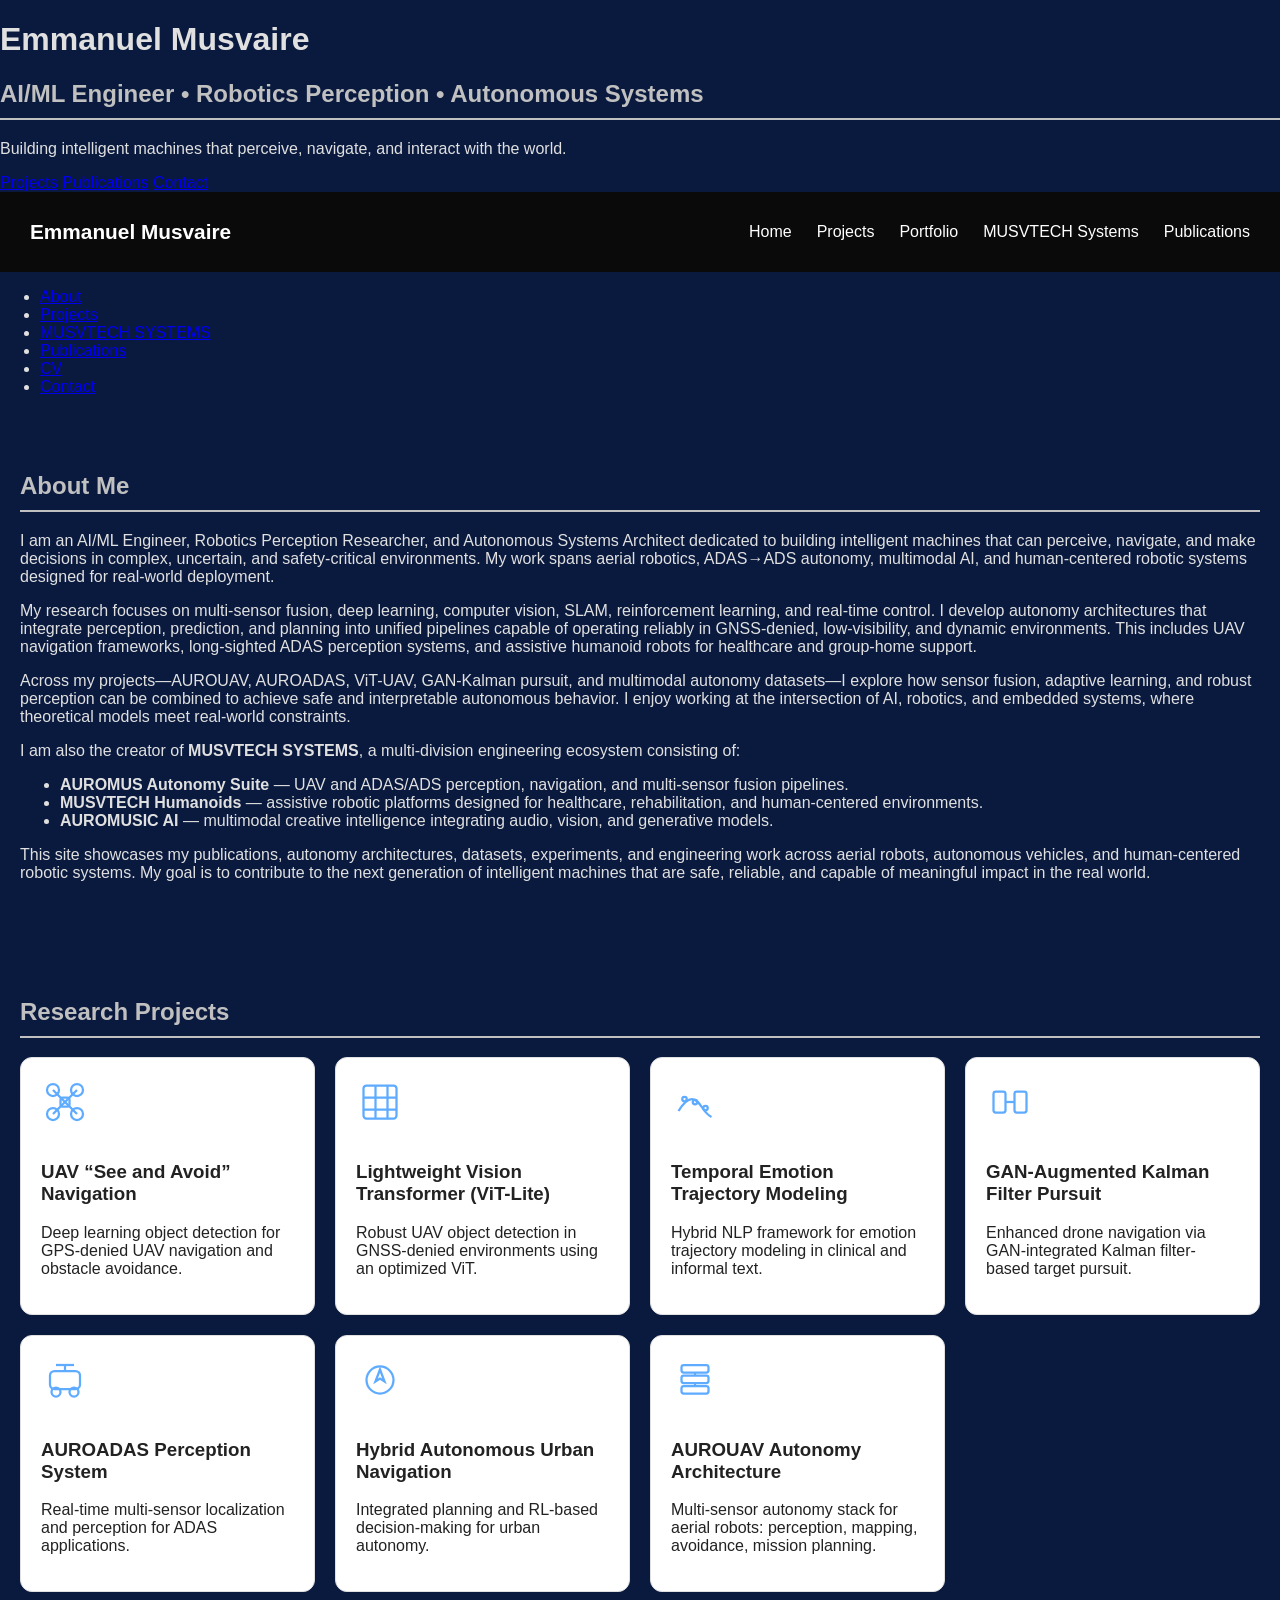
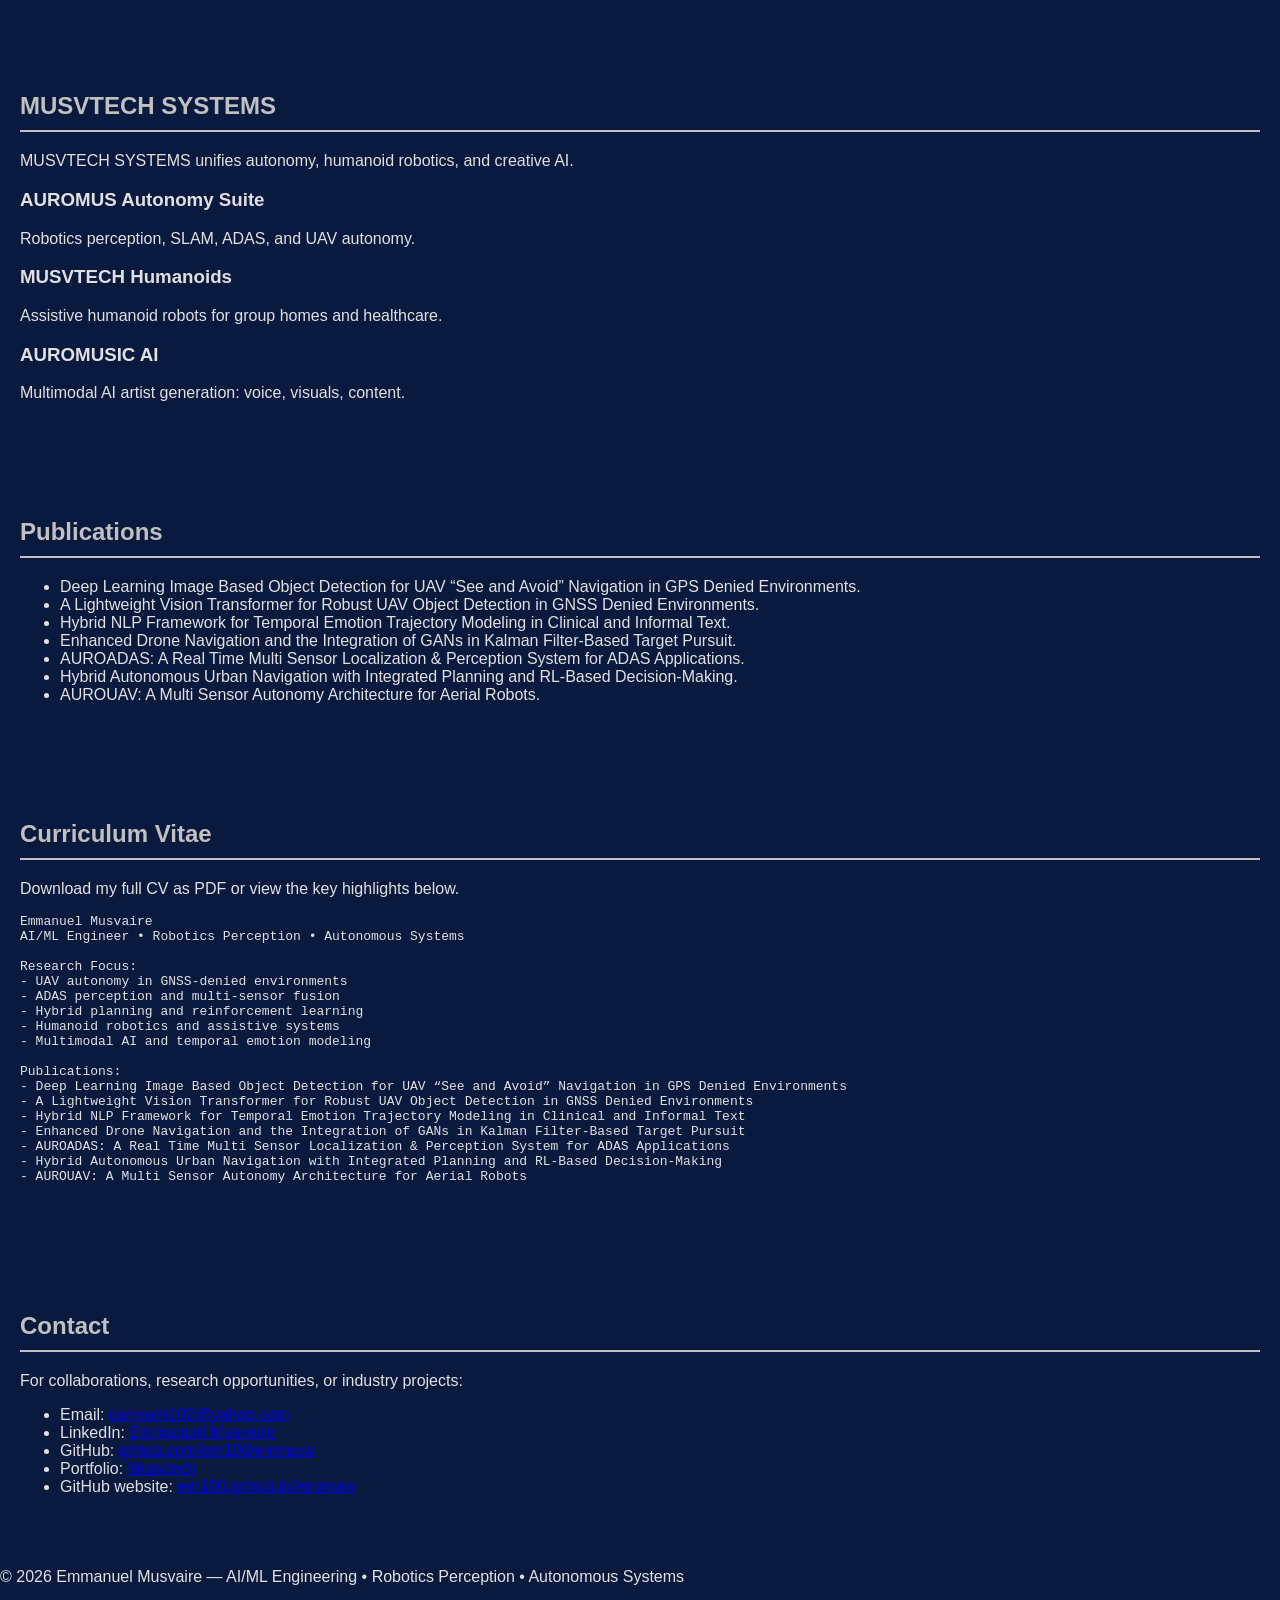
<file: index.html>
<!DOCTYPE html>
<html lang="en">
<head>
  <meta charset="UTF-8" />
  <title>Emmanuel Musvaire | AI/ML & Robotics</title>
  <meta name="viewport" content="width=device-width, initial-scale=1" />
  <meta name="description" content="AI/ML Engineer, Robotics Perception, Autonomous Systems Researcher." />
  <link rel="stylesheet" href="styles.css" />
</head>
<body>
  <header id="hero">
    <div class="hero-content">
      <h1>Emmanuel Musvaire</h1>
      <h2>AI/ML Engineer • Robotics Perception • Autonomous Systems</h2>
      <p>Building intelligent machines that perceive, navigate, and interact with the world.</p>
      <div class="hero-buttons">
        <a href="#projects" class="btn">Projects</a>
        <a href="#publications" class="btn">Publications</a>
        <a href="#contact" class="btn btn-outline">Contact</a>
      </div>
    </div>
  </header>

<nav class="navbar">
  <div class="nav-brand">Emmanuel Musvaire</div>
  <ul class="nav-links">
    <li><a href="index.html">Home</a></li>
    <li><a href="#projects">Projects</a></li>
    <li><a href="portfolio/uav-see-and-avoid.html">Portfolio</a></li>
    <li><a href="musvtech-systems.html">MUSVTECH Systems</a></li>
    <li><a href="#publications">Publications</a></li>
  </ul>
</nav>


  <nav id="main-nav">
    <ul>
      <li><a href="#about">About</a></li>
      <li><a href="#projects">Projects</a></li>
      <li><a href="#musvtech">MUSVTECH SYSTEMS</a></li>
      <li><a href="#publications">Publications</a></li>
      <li><a href="#cv">CV</a></li>
      <li><a href="#contact">Contact</a></li>
    </ul>
  </nav>

  <main>
    <section id="about">
    <h2>About Me</h2>

<p>I am an AI/ML Engineer, Robotics Perception Researcher, and Autonomous Systems Architect dedicated to building intelligent machines that can perceive, navigate, and make decisions in complex, uncertain, and safety‑critical environments. My work spans aerial robotics, ADAS→ADS autonomy, multimodal AI, and human-centered robotic systems designed for real-world deployment.</p>

<p>My research focuses on multi-sensor fusion, deep learning, computer vision, SLAM, reinforcement learning, and real-time control. I develop autonomy architectures that integrate perception, prediction, and planning into unified pipelines capable of operating reliably in GNSS-denied, low-visibility, and dynamic environments. This includes UAV navigation frameworks, long-sighted ADAS perception systems, and assistive humanoid robots for healthcare and group-home support.</p>

<p>Across my projects—AUROUAV, AUROADAS, ViT-UAV, GAN-Kalman pursuit, and multimodal autonomy datasets—I explore how sensor fusion, adaptive learning, and robust perception can be combined to achieve safe and interpretable autonomous behavior. I enjoy working at the intersection of AI, robotics, and embedded systems, where theoretical models meet real-world constraints.</p>

<p>I am also the creator of <strong>MUSVTECH SYSTEMS</strong>, a multi-division engineering ecosystem consisting of:</p>

<ul>
  <li><strong>AUROMUS Autonomy Suite</strong> — UAV and ADAS/ADS perception, navigation, and multi-sensor fusion pipelines.</li>
  <li><strong>MUSVTECH Humanoids</strong> — assistive robotic platforms designed for healthcare, rehabilitation, and human-centered environments.</li>
  <li><strong>AUROMUSIC AI</strong> — multimodal creative intelligence integrating audio, vision, and generative models.</li>
</ul>

<p>This site showcases my publications, autonomy architectures, datasets, experiments, and engineering work across aerial robots, autonomous vehicles, and human-centered robotic systems. My goal is to contribute to the next generation of intelligent machines that are safe, reliable, and capable of meaningful impact in the real world.</p>

    </section>

  <section id="projects">
  <h2>Research Projects</h2>
  <div class="project-grid">

    <a class="project-card" href="portfolio/uav-see-and-avoid.html">
      <img src="images/uav.svg" alt="UAV Project Icon" class="project-icon">
      <h3>UAV “See and Avoid” Navigation</h3>
      <p>Deep learning object detection for GPS-denied UAV navigation and obstacle avoidance.</p>
    </a>

    <a class="project-card" href="portfolio/vit-lite-uav-detection.html">
      <img src="images/vit.svg" alt="ViT Project Icon" class="project-icon">
      <h3>Lightweight Vision Transformer (ViT-Lite)</h3>
      <p>Robust UAV object detection in GNSS-denied environments using an optimized ViT.</p>
    </a>

    <a class="project-card" href="portfolio/emotion-trajectory-modeling.html">
      <img src="images/emotion.svg" alt="Emotion Modeling Icon" class="project-icon">
      <h3>Temporal Emotion Trajectory Modeling</h3>
      <p>Hybrid NLP framework for emotion trajectory modeling in clinical and informal text.</p>
    </a>

    <a class="project-card" href="portfolio/gan-kalman-pursuit.html">
      <img src="images/gan.svg" alt="GAN Kalman Icon" class="project-icon">
      <h3>GAN-Augmented Kalman Filter Pursuit</h3>
      <p>Enhanced drone navigation via GAN-integrated Kalman filter-based target pursuit.</p>
    </a>

    <a class="project-card" href="portfolio/auroadas-perception.html">
      <img src="images/adas.svg" alt="ADAS Icon" class="project-icon">
      <h3>AUROADAS Perception System</h3>
      <p>Real-time multi-sensor localization and perception for ADAS applications.</p>
    </a>

    <a class="project-card" href="portfolio/hybrid-urban-navigation.html">
      <img src="images/navigation.svg" alt="Navigation Icon" class="project-icon">
      <h3>Hybrid Autonomous Urban Navigation</h3>
      <p>Integrated planning and RL-based decision-making for urban autonomy.</p>
    </a>

    <a class="project-card" href="portfolio/aurouav-autonomy.html">
      <img src="images/autonomy.svg" alt="Autonomy Icon" class="project-icon">
      <h3>AUROUAV Autonomy Architecture</h3>
      <p>Multi-sensor autonomy stack for aerial robots: perception, mapping, avoidance, mission planning.</p>
    </a>

  </div>
</section>


    <section id="musvtech">
      <h2>MUSVTECH SYSTEMS</h2>
      <p>MUSVTECH SYSTEMS unifies autonomy, humanoid robotics, and creative AI.</p>
      <div class="division-grid">
        <article>
          <h3>AUROMUS Autonomy Suite</h3>
          <p>Robotics perception, SLAM, ADAS, and UAV autonomy.</p>
        </article>
        <article>
          <h3>MUSVTECH Humanoids</h3>
          <p>Assistive humanoid robots for group homes and healthcare.</p>
        </article>
        <article>
          <h3>AUROMUSIC AI</h3>
          <p>Multimodal AI artist generation: voice, visuals, content.</p>
        </article>
      </div>
    </section>

    <section id="publications">
      <h2>Publications</h2>
      <ul class="pub-list">
        <li>Deep Learning Image Based Object Detection for UAV “See and Avoid” Navigation in GPS Denied Environments.</li>
        <li>A Lightweight Vision Transformer for Robust UAV Object Detection in GNSS Denied Environments.</li>
        <li>Hybrid NLP Framework for Temporal Emotion Trajectory Modeling in Clinical and Informal Text.</li>
        <li>Enhanced Drone Navigation and the Integration of GANs in Kalman Filter-Based Target Pursuit.</li>
        <li>AUROADAS: A Real Time Multi Sensor Localization & Perception System for ADAS Applications.</li>
        <li>Hybrid Autonomous Urban Navigation with Integrated Planning and RL-Based Decision-Making.</li>
        <li>AUROUAV: A Multi Sensor Autonomy Architecture for Aerial Robots.</li>
      </ul>
    </section>

    <section id="cv">
      <h2>Curriculum Vitae</h2>
      <p>Download my full CV as PDF or view the key highlights below.</p>
      <pre class="cv-block">
Emmanuel Musvaire
AI/ML Engineer • Robotics Perception • Autonomous Systems

Research Focus:
- UAV autonomy in GNSS-denied environments
- ADAS perception and multi-sensor fusion
- Hybrid planning and reinforcement learning
- Humanoid robotics and assistive systems
- Multimodal AI and temporal emotion modeling

Publications:
- Deep Learning Image Based Object Detection for UAV “See and Avoid” Navigation in GPS Denied Environments
- A Lightweight Vision Transformer for Robust UAV Object Detection in GNSS Denied Environments
- Hybrid NLP Framework for Temporal Emotion Trajectory Modeling in Clinical and Informal Text
- Enhanced Drone Navigation and the Integration of GANs in Kalman Filter-Based Target Pursuit
- AUROADAS: A Real Time Multi Sensor Localization & Perception System for ADAS Applications
- Hybrid Autonomous Urban Navigation with Integrated Planning and RL-Based Decision-Making
- AUROUAV: A Multi Sensor Autonomy Architecture for Aerial Robots
      </pre>
    </section>
<section id="contact">
  <h2>Contact</h2>
  <p>For collaborations, research opportunities, or industry projects:</p>
  <ul>
    <li>
      Email: <a href="mailto:carrywin100@yahoo.com">carrywin100@yahoo.com</a>
    </li>
    <li>
      LinkedIn:
      <a href="https://www.linkedin.com/in/emmanuel-musvaire-164059235">
        Emmanuel Musvaire
      </a>
    </li>
    <li>
      GitHub:
      <a href="https://github.com/em100/emmusv">
        github.com/em100/emmusv
      </a>
    </li>
    <li>
      Portfolio:
      <a href="https://sites.google.com/musvtech.org/musvtech-org">
        Musvtech
      </a>
    </li>
    <li>
      GitHub website:
      <a href="https://em100.github.io/emmusv/index.html">
        em100.github.io/emmusv
      </a>
    </li>
  </ul>
</section>
    
  </main>

  <footer>
    <p>© 2026 Emmanuel Musvaire — AI/ML Engineering • Robotics Perception • Autonomous Systems</p>
  </footer>
</body>
</html>
</file>
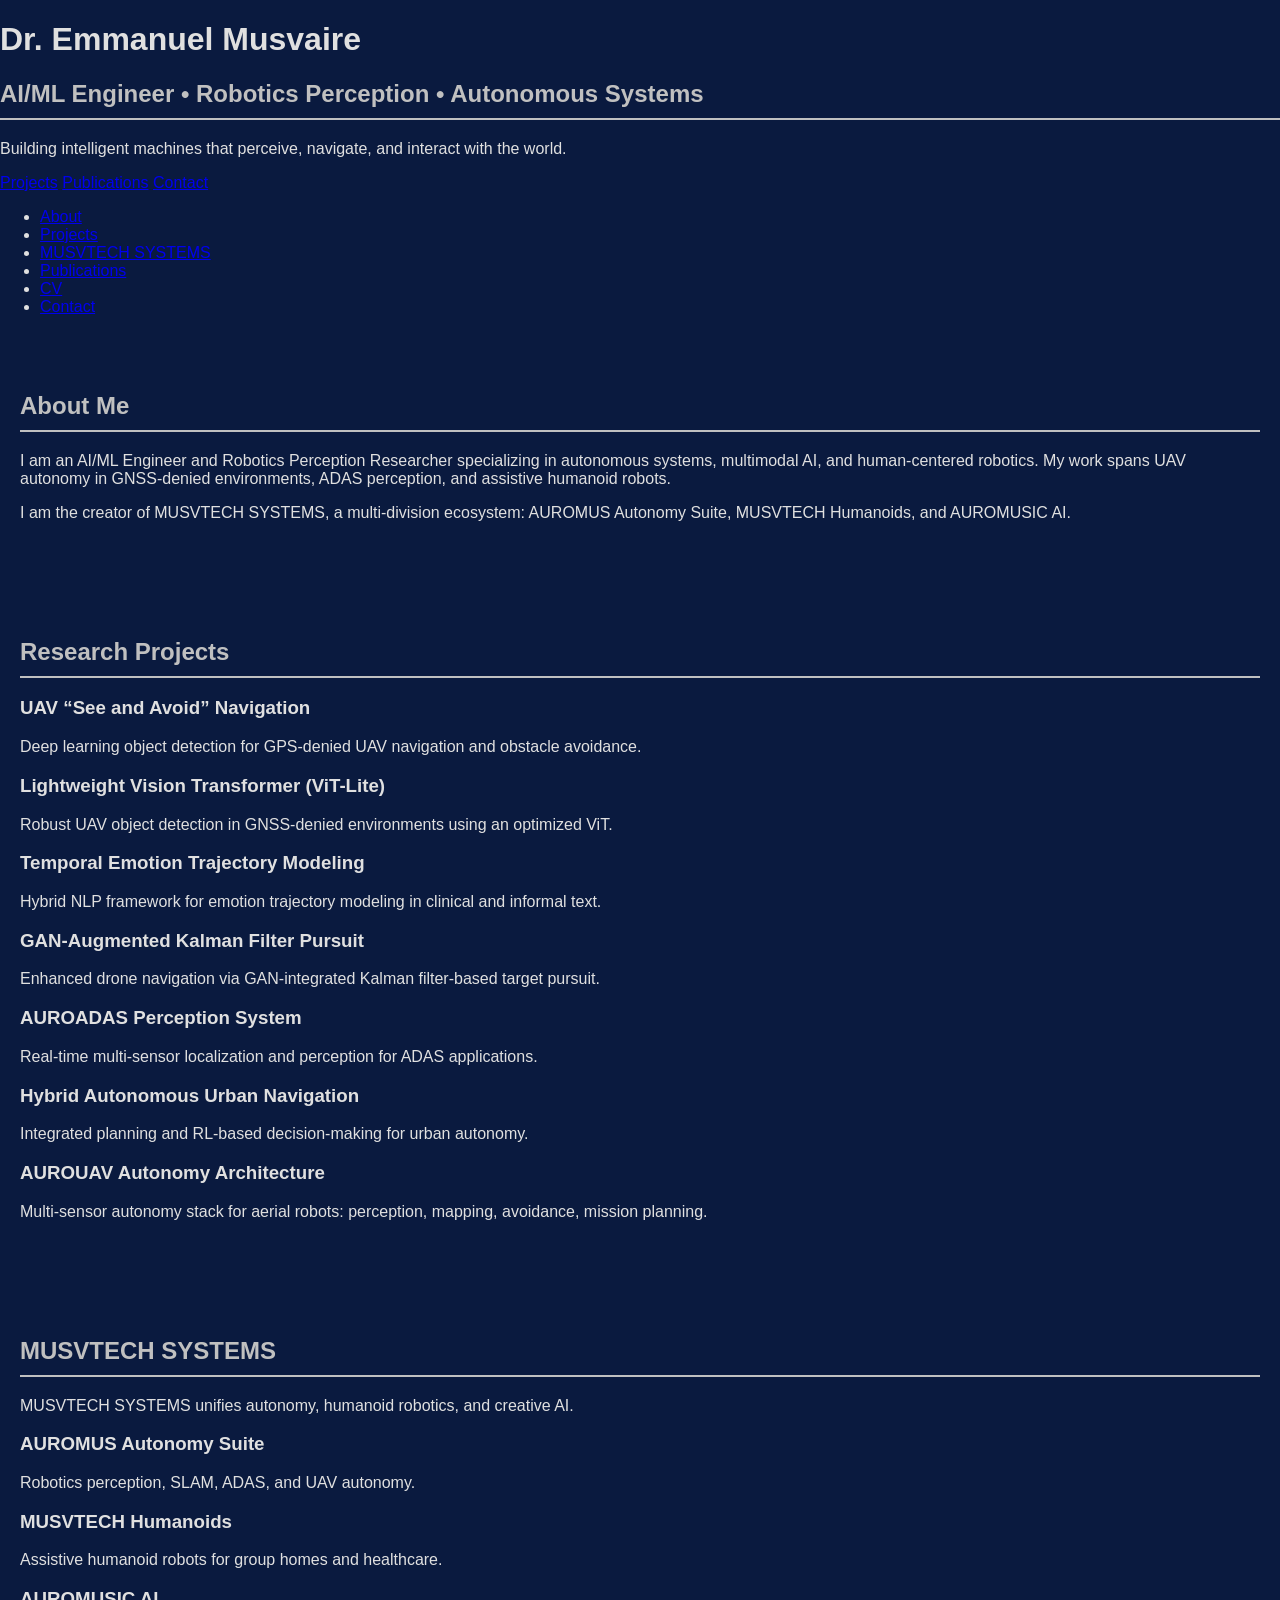
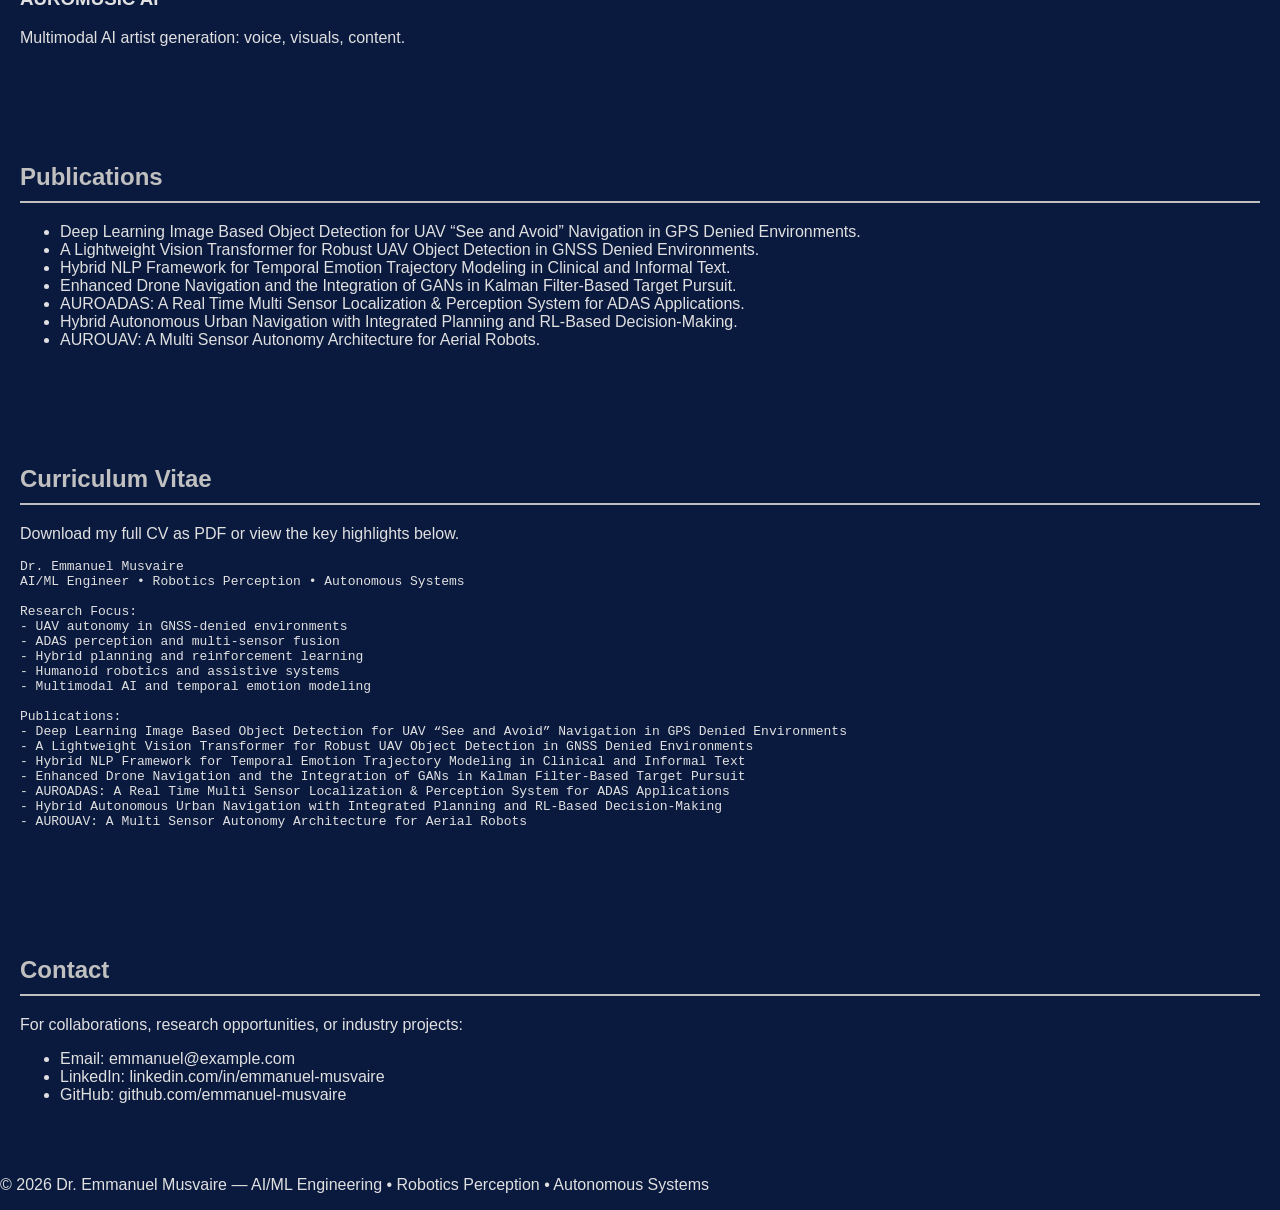
<file: My Website/index.html>
<!DOCTYPE html>
<html lang="en">
<head>
  <meta charset="UTF-8" />
  <title>Dr. Emmanuel Musvaire | AI/ML & Robotics</title>
  <meta name="viewport" content="width=device-width, initial-scale=1" />
  <meta name="description" content="AI/ML Engineer, Robotics Perception, Autonomous Systems Researcher." />
  <link rel="stylesheet" href="styles.css" />
</head>
<body>
  <header id="hero">
    <div class="hero-content">
      <h1>Dr. Emmanuel Musvaire</h1>
      <h2>AI/ML Engineer • Robotics Perception • Autonomous Systems</h2>
      <p>Building intelligent machines that perceive, navigate, and interact with the world.</p>
      <div class="hero-buttons">
        <a href="#projects" class="btn">Projects</a>
        <a href="#publications" class="btn">Publications</a>
        <a href="#contact" class="btn btn-outline">Contact</a>
      </div>
    </div>
  </header>

  <nav id="main-nav">
    <ul>
      <li><a href="#about">About</a></li>
      <li><a href="#projects">Projects</a></li>
      <li><a href="#musvtech">MUSVTECH SYSTEMS</a></li>
      <li><a href="#publications">Publications</a></li>
      <li><a href="#cv">CV</a></li>
      <li><a href="#contact">Contact</a></li>
    </ul>
  </nav>

  <main>
    <section id="about">
      <h2>About Me</h2>
      <p>I am an AI/ML Engineer and Robotics Perception Researcher specializing in autonomous systems, multimodal AI, and human-centered robotics. My work spans UAV autonomy in GNSS-denied environments, ADAS perception, and assistive humanoid robots.</p>
      <p>I am the creator of MUSVTECH SYSTEMS, a multi-division ecosystem: AUROMUS Autonomy Suite, MUSVTECH Humanoids, and AUROMUSIC AI.</p>
    </section>

    <section id="projects">
      <h2>Research Projects</h2>
      <div class="project-grid">
        <article class="project-card">
          <h3>UAV “See and Avoid” Navigation</h3>
          <p>Deep learning object detection for GPS-denied UAV navigation and obstacle avoidance.</p>
        </article>
        <article class="project-card">
          <h3>Lightweight Vision Transformer (ViT-Lite)</h3>
          <p>Robust UAV object detection in GNSS-denied environments using an optimized ViT.</p>
        </article>
        <article class="project-card">
          <h3>Temporal Emotion Trajectory Modeling</h3>
          <p>Hybrid NLP framework for emotion trajectory modeling in clinical and informal text.</p>
        </article>
        <article class="project-card">
          <h3>GAN-Augmented Kalman Filter Pursuit</h3>
          <p>Enhanced drone navigation via GAN-integrated Kalman filter-based target pursuit.</p>
        </article>
        <article class="project-card">
          <h3>AUROADAS Perception System</h3>
          <p>Real-time multi-sensor localization and perception for ADAS applications.</p>
        </article>
        <article class="project-card">
          <h3>Hybrid Autonomous Urban Navigation</h3>
          <p>Integrated planning and RL-based decision-making for urban autonomy.</p>
        </article>
        <article class="project-card">
          <h3>AUROUAV Autonomy Architecture</h3>
          <p>Multi-sensor autonomy stack for aerial robots: perception, mapping, avoidance, mission planning.</p>
        </article>
      </div>
    </section>

    <section id="musvtech">
      <h2>MUSVTECH SYSTEMS</h2>
      <p>MUSVTECH SYSTEMS unifies autonomy, humanoid robotics, and creative AI.</p>
      <div class="division-grid">
        <article>
          <h3>AUROMUS Autonomy Suite</h3>
          <p>Robotics perception, SLAM, ADAS, and UAV autonomy.</p>
        </article>
        <article>
          <h3>MUSVTECH Humanoids</h3>
          <p>Assistive humanoid robots for group homes and healthcare.</p>
        </article>
        <article>
          <h3>AUROMUSIC AI</h3>
          <p>Multimodal AI artist generation: voice, visuals, content.</p>
        </article>
      </div>
    </section>

    <section id="publications">
      <h2>Publications</h2>
      <ul class="pub-list">
        <li>Deep Learning Image Based Object Detection for UAV “See and Avoid” Navigation in GPS Denied Environments.</li>
        <li>A Lightweight Vision Transformer for Robust UAV Object Detection in GNSS Denied Environments.</li>
        <li>Hybrid NLP Framework for Temporal Emotion Trajectory Modeling in Clinical and Informal Text.</li>
        <li>Enhanced Drone Navigation and the Integration of GANs in Kalman Filter-Based Target Pursuit.</li>
        <li>AUROADAS: A Real Time Multi Sensor Localization & Perception System for ADAS Applications.</li>
        <li>Hybrid Autonomous Urban Navigation with Integrated Planning and RL-Based Decision-Making.</li>
        <li>AUROUAV: A Multi Sensor Autonomy Architecture for Aerial Robots.</li>
      </ul>
    </section>

    <section id="cv">
      <h2>Curriculum Vitae</h2>
      <p>Download my full CV as PDF or view the key highlights below.</p>
      <pre class="cv-block">
Dr. Emmanuel Musvaire
AI/ML Engineer • Robotics Perception • Autonomous Systems

Research Focus:
- UAV autonomy in GNSS-denied environments
- ADAS perception and multi-sensor fusion
- Hybrid planning and reinforcement learning
- Humanoid robotics and assistive systems
- Multimodal AI and temporal emotion modeling

Publications:
- Deep Learning Image Based Object Detection for UAV “See and Avoid” Navigation in GPS Denied Environments
- A Lightweight Vision Transformer for Robust UAV Object Detection in GNSS Denied Environments
- Hybrid NLP Framework for Temporal Emotion Trajectory Modeling in Clinical and Informal Text
- Enhanced Drone Navigation and the Integration of GANs in Kalman Filter-Based Target Pursuit
- AUROADAS: A Real Time Multi Sensor Localization & Perception System for ADAS Applications
- Hybrid Autonomous Urban Navigation with Integrated Planning and RL-Based Decision-Making
- AUROUAV: A Multi Sensor Autonomy Architecture for Aerial Robots
      </pre>
    </section>

    <section id="contact">
      <h2>Contact</h2>
      <p>For collaborations, research opportunities, or industry projects:</p>
      <ul>
        <li>Email: emmanuel@example.com</li>
        <li>LinkedIn: linkedin.com/in/emmanuel-musvaire</li>
        <li>GitHub: github.com/emmanuel-musvaire</li>
      </ul>
    </section>
  </main>

  <footer>
    <p>© 2026 Dr. Emmanuel Musvaire — AI/ML Engineering • Robotics Perception • Autonomous Systems</p>
  </footer>
</body>
</html>
</file>
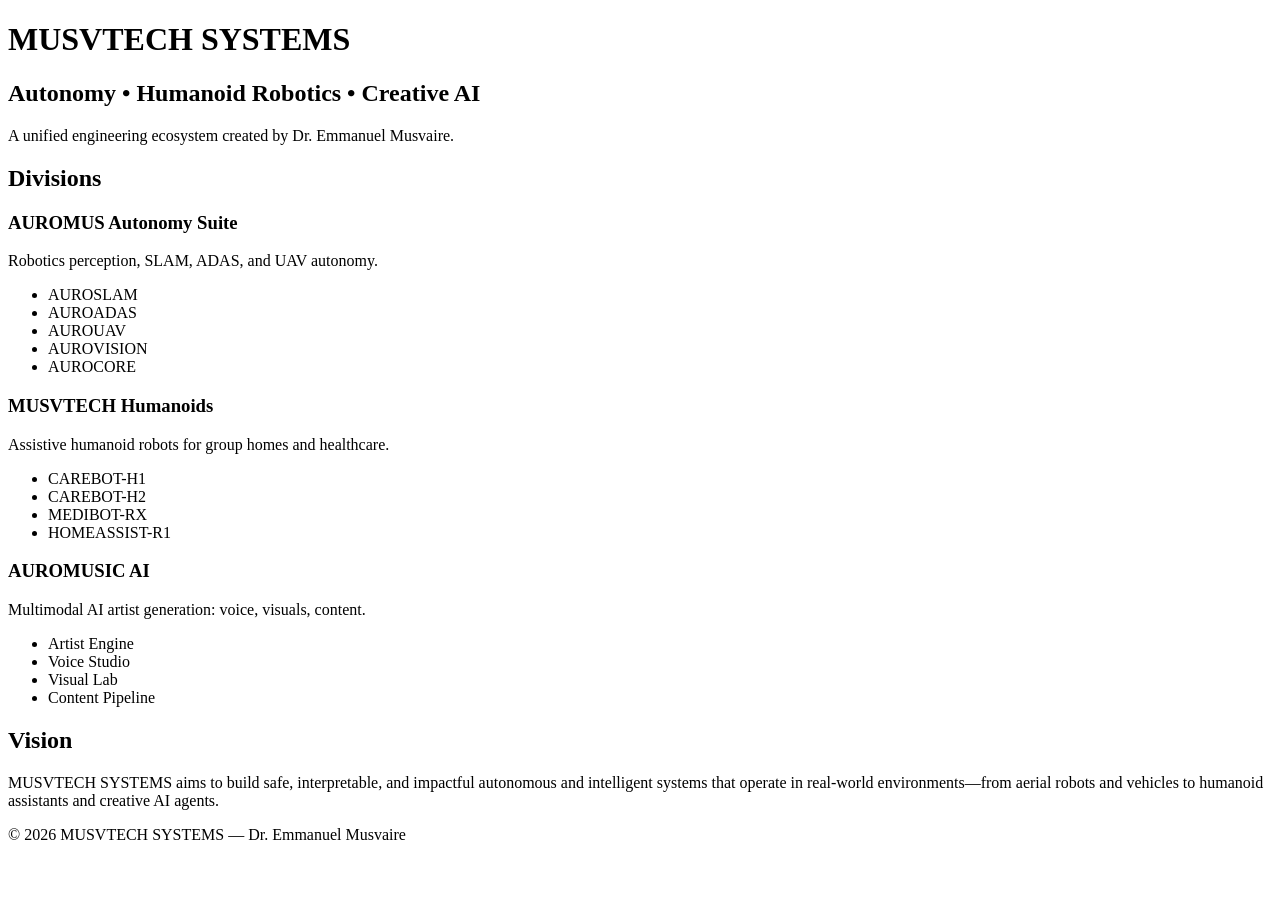
<file: musvtech-systems.html>
<!DOCTYPE html>
<html lang="en">
<head>
  <meta charset="UTF-8" />
  <title>MUSVTECH SYSTEMS | Autonomy • Humanoids • Creative AI</title>
  <meta name="viewport" content="width=device-width, initial-scale=1" />
</head>
<body>
  <header>
    <h1>MUSVTECH SYSTEMS</h1>
    <h2>Autonomy • Humanoid Robotics • Creative AI</h2>
    <p>A unified engineering ecosystem created by Dr. Emmanuel Musvaire.</p>
  </header>

  <main>
    <section>
      <h2>Divisions</h2>
      <div class="division-grid">
        <article>
          <h3>AUROMUS Autonomy Suite</h3>
          <p>Robotics perception, SLAM, ADAS, and UAV autonomy.</p>
          <ul>
            <li>AUROSLAM</li>
            <li>AUROADAS</li>
            <li>AUROUAV</li>
            <li>AUROVISION</li>
            <li>AUROCORE</li>
          </ul>
        </article>
        <article>
          <h3>MUSVTECH Humanoids</h3>
          <p>Assistive humanoid robots for group homes and healthcare.</p>
          <ul>
            <li>CAREBOT-H1</li>
            <li>CAREBOT-H2</li>
            <li>MEDIBOT-RX</li>
            <li>HOMEASSIST-R1</li>
          </ul>
        </article>
        <article>
          <h3>AUROMUSIC AI</h3>
          <p>Multimodal AI artist generation: voice, visuals, content.</p>
          <ul>
            <li>Artist Engine</li>
            <li>Voice Studio</li>
            <li>Visual Lab</li>
            <li>Content Pipeline</li>
          </ul>
        </article>
      </div>
    </section>

    <section>
      <h2>Vision</h2>
      <p>MUSVTECH SYSTEMS aims to build safe, interpretable, and impactful autonomous and intelligent systems that operate in real-world environments—from aerial robots and vehicles to humanoid assistants and creative AI agents.</p>
    </section>
  </main>

  <footer>
    <p>© 2026 MUSVTECH SYSTEMS — Dr. Emmanuel Musvaire</p>
  </footer>
</body>
</html>
</file>
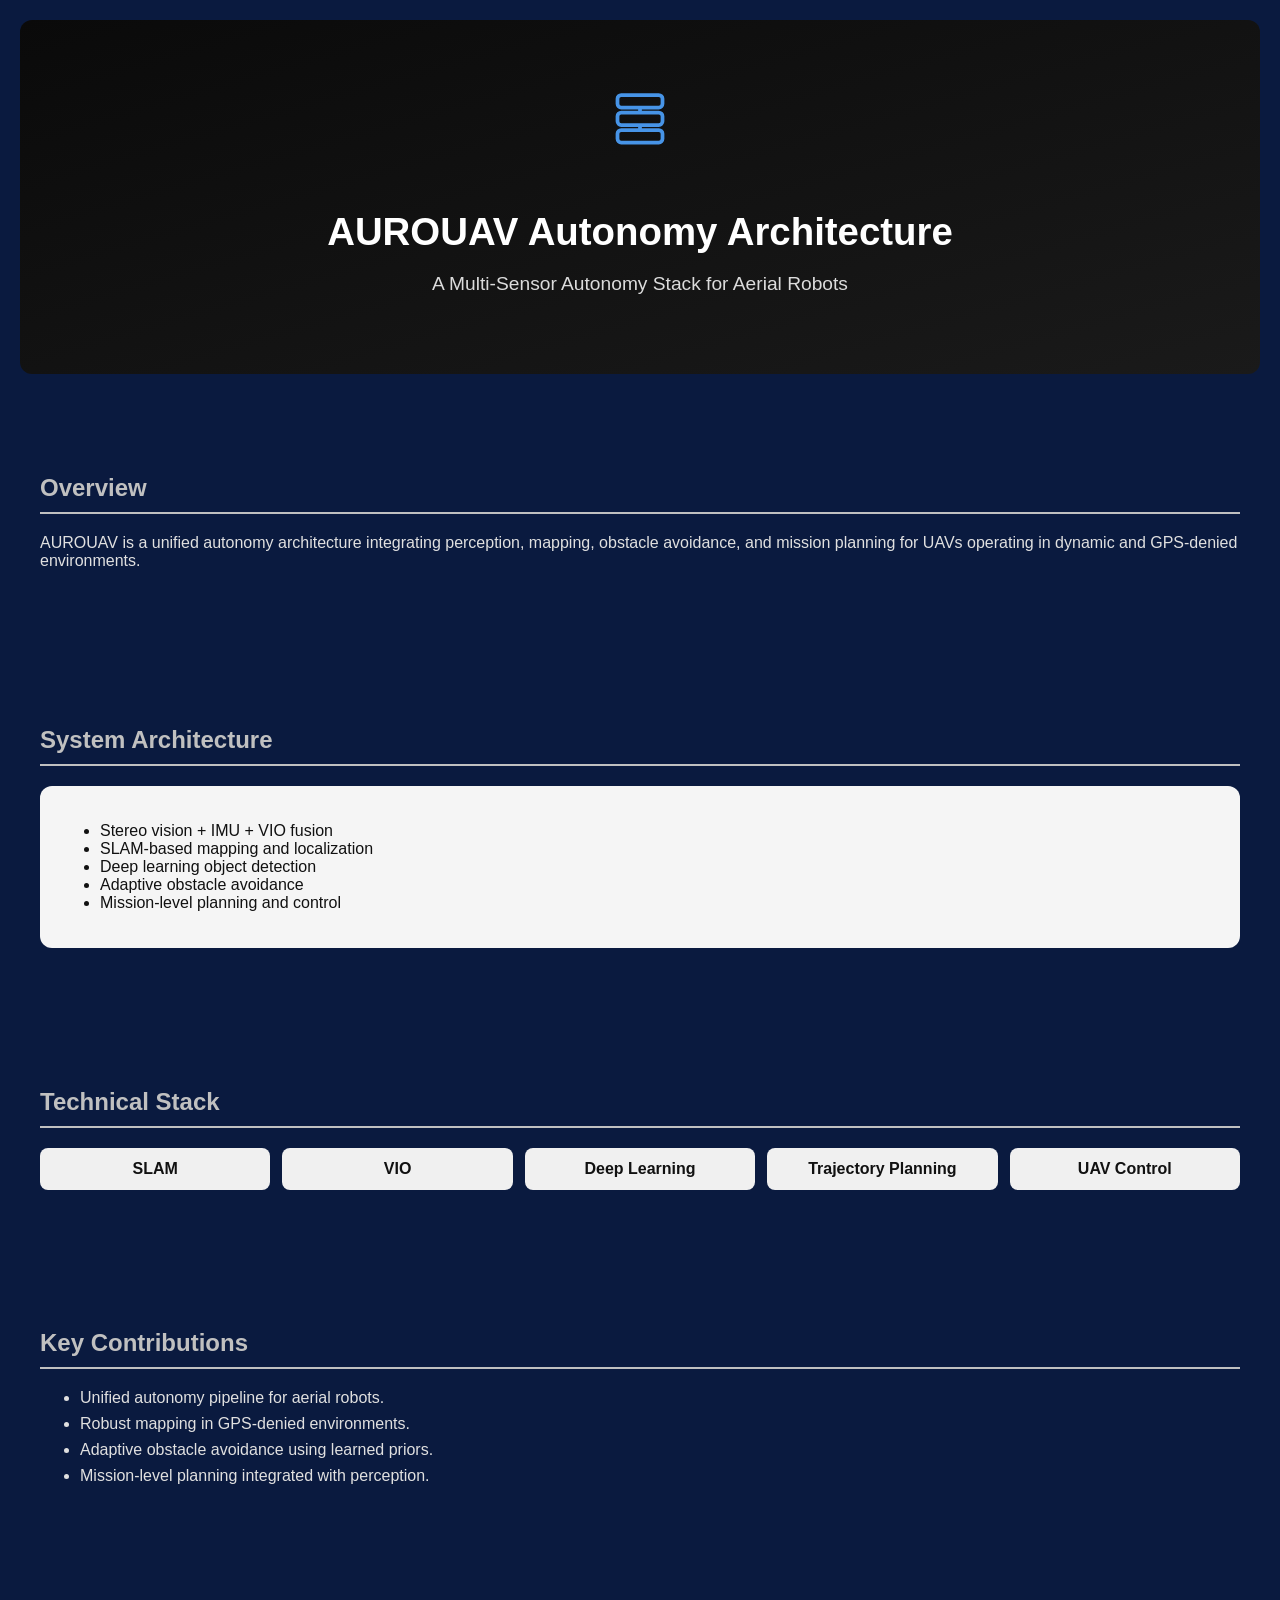
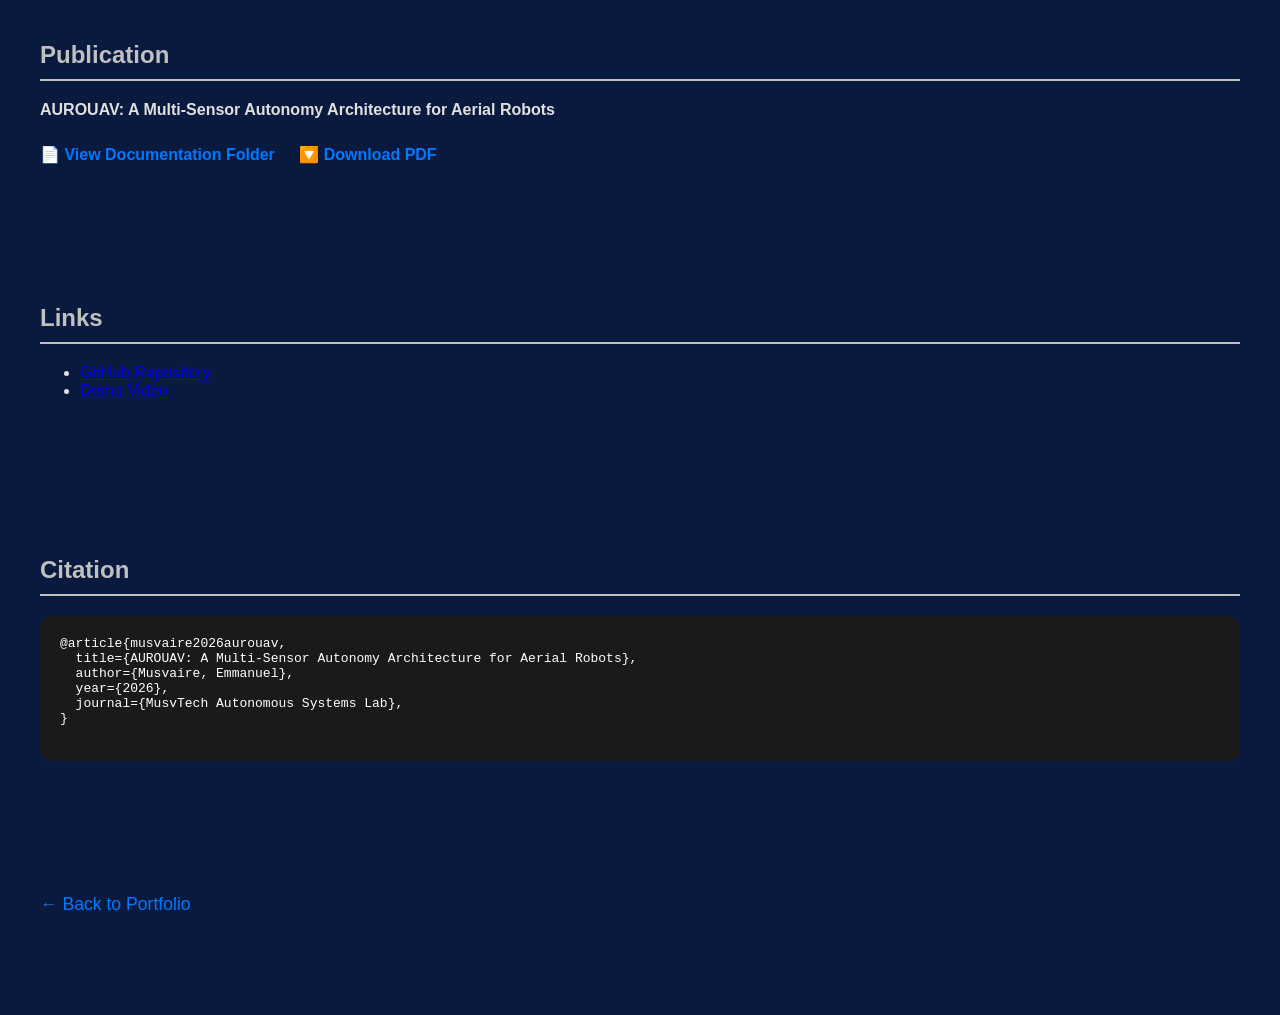
<file: portfolio/aurouav-autonomy.html>
<!DOCTYPE html>
<html lang="en">
<head>
  <meta charset="UTF-8" />
  <title>AUROUAV Autonomy Architecture | MusvTech Autonomous Systems Lab</title>
  <meta name="viewport" content="width=device-width, initial-scale=1" />
  <link rel="stylesheet" href="../styles.css">
</head>

<body class="project-page">

  <header class="project-hero">
    <img src="../images/autonomy.svg" class="project-hero-icon" alt="Autonomy Icon">
    <h1>AUROUAV Autonomy Architecture</h1>
    <p>A Multi‑Sensor Autonomy Stack for Aerial Robots</p>
  </header>

  <main class="project-content">

    <section>
      <h2>Overview</h2>
      <p>
        AUROUAV is a unified autonomy architecture integrating perception, mapping, obstacle avoidance, 
        and mission planning for UAVs operating in dynamic and GPS‑denied environments.
      </p>
    </section>

    <section>
      <h2>System Architecture</h2>
      <div class="architecture-box">
        <ul>
          <li>Stereo vision + IMU + VIO fusion</li>
          <li>SLAM‑based mapping and localization</li>
          <li>Deep learning object detection</li>
          <li>Adaptive obstacle avoidance</li>
          <li>Mission‑level planning and control</li>
        </ul>
      </div>
    </section>

    <section>
      <h2>Technical Stack</h2>
      <div class="tech-grid">
        <div class="tech-item">SLAM</div>
        <div class="tech-item">VIO</div>
        <div class="tech-item">Deep Learning</div>
        <div class="tech-item">Trajectory Planning</div>
        <div class="tech-item">UAV Control</div>
      </div>
    </section>

    <section>
      <h2>Key Contributions</h2>
      <ul class="contrib-list">
        <li>Unified autonomy pipeline for aerial robots.</li>
        <li>Robust mapping in GPS‑denied environments.</li>
        <li>Adaptive obstacle avoidance using learned priors.</li>
        <li>Mission‑level planning integrated with perception.</li>
      </ul>
    </section>

    <section>
      <h2>Publication</h2>
      <p><strong>AUROUAV: A Multi‑Sensor Autonomy Architecture for Aerial Robots</strong></p>
      <div class="pub-links">
        <a href="https://github.com/em100/emmusv/tree/master/AUROMUS%20AUTONOMY%20SUITE/AUROUAV" target="_blank">
          📄 View Documentation Folder
        </a>

        <a href="https://github.com/em100/emmusv/tree/master/AUROMUS%20AUTONOMY%20SUITE/AUROUAV/docs/AUROUAV A Multi Sensor Autonomy Architecture for Aerial Robots.pdf" target="_blank">
          🔽 Download PDF
        </a>
      </div>

    </section>

    <section>
      <h2>Links</h2>
      <ul>
        <li><a href="https://github.com/em100/emmusv/tree/master/AUROMUS%20AUTONOMY%20SUITE/AUROUAV" target="_blank">GitHub Repository</a></li>
        <li><a href="../media/uav-demo.mp4" target="_blank">Demo Video</a></li>
      </ul>
    </section>

    <section>
      <h2>Citation</h2>
      <pre class="bibtex-block">
@article{musvaire2026aurouav,
  title={AUROUAV: A Multi-Sensor Autonomy Architecture for Aerial Robots},
  author={Musvaire, Emmanuel},
  year={2026},
  journal={MusvTech Autonomous Systems Lab},
}
      </pre>
    </section>

    <section class="back-link">
      <a href="../index.html">← Back to Portfolio</a>
    </section>

  </main>
</body>
</html>
</file>
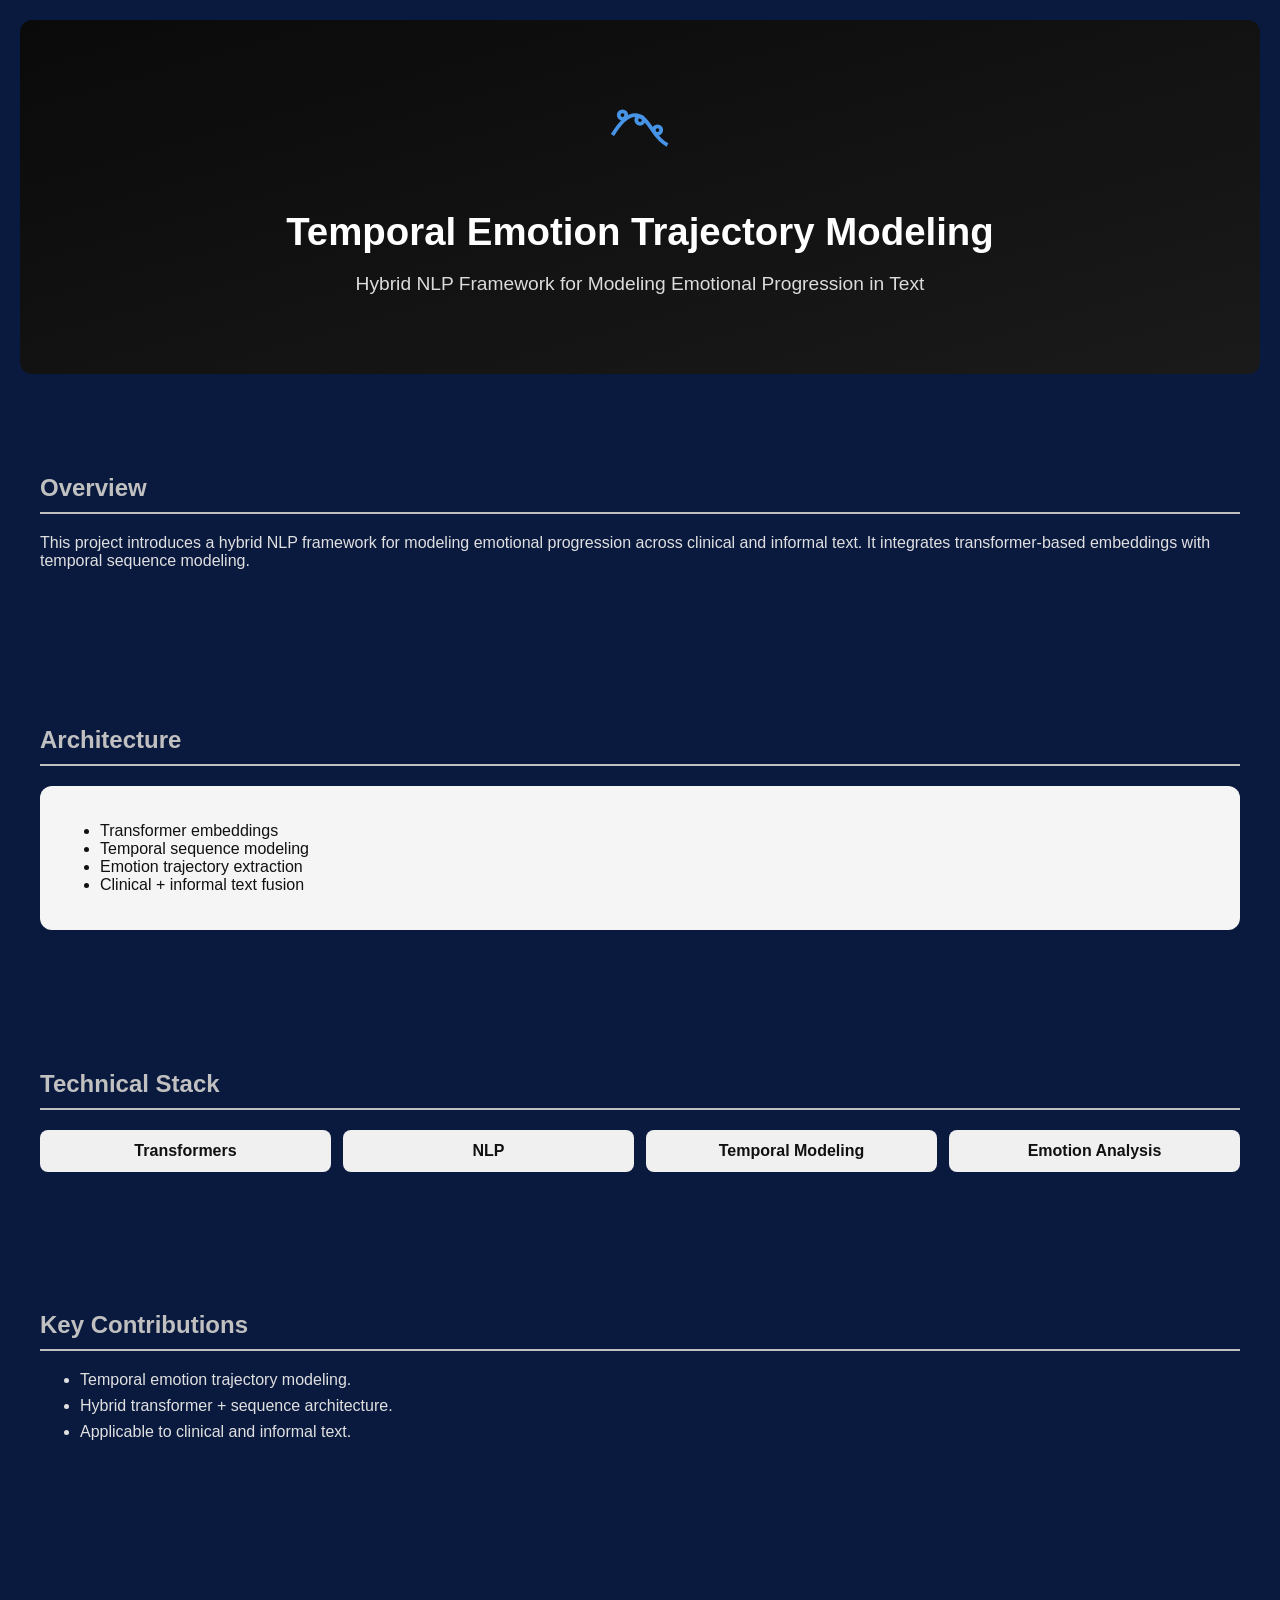
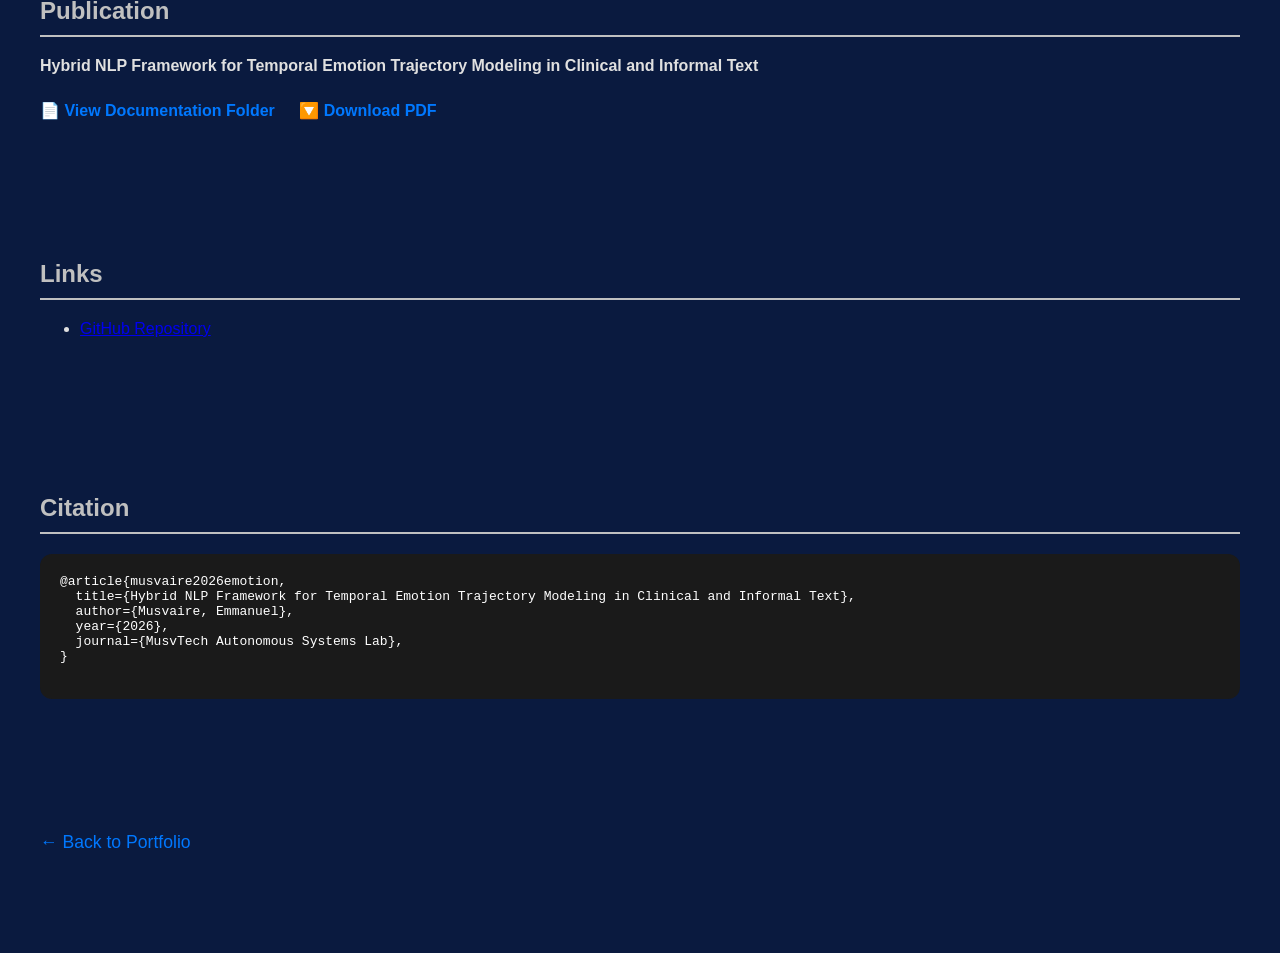
<file: portfolio/emotion-trajectory-modeling.html>
<!DOCTYPE html>
<html lang="en">
<head>
  <meta charset="UTF-8" />
  <title>Emotion Trajectory Modeling | MusvTech Autonomous Systems Lab</title>
  <meta name="viewport" content="width=device-width, initial-scale=1" />
  <link rel="stylesheet" href="../styles.css">
</head>

<body class="project-page">

  <header class="project-hero">
    <img src="../images/emotion.svg" class="project-hero-icon" alt="Emotion Icon">
    <h1>Temporal Emotion Trajectory Modeling</h1>
    <p>Hybrid NLP Framework for Modeling Emotional Progression in Text</p>
  </header>

  <main class="project-content">

    <section>
      <h2>Overview</h2>
      <p>
        This project introduces a hybrid NLP framework for modeling emotional progression across 
        clinical and informal text. It integrates transformer‑based embeddings with temporal 
        sequence modeling.
      </p>
    </section>

    <section>
      <h2>Architecture</h2>
      <div class="architecture-box">
        <ul>
          <li>Transformer embeddings</li>
          <li>Temporal sequence modeling</li>
          <li>Emotion trajectory extraction</li>
          <li>Clinical + informal text fusion</li>
        </ul>
      </div>
    </section>

    <section>
      <h2>Technical Stack</h2>
      <div class="tech-grid">
        <div class="tech-item">Transformers</div>
        <div class="tech-item">NLP</div>
        <div class="tech-item">Temporal Modeling</div>
        <div class="tech-item">Emotion Analysis</div>
      </div>
    </section>

    <section>
      <h2>Key Contributions</h2>
      <ul class="contrib-list">
        <li>Temporal emotion trajectory modeling.</li>
        <li>Hybrid transformer + sequence architecture.</li>
        <li>Applicable to clinical and informal text.</li>
      </ul>
    </section>

    <section>
      <h2>Publication</h2>
      <p><strong>Hybrid NLP Framework for Temporal Emotion Trajectory Modeling in Clinical and Informal Text</strong></p>
      <div class="pub-links">
        <a href="https://github.com/em100/emmusv/tree/master/AUROMUS%20AUTONOMY%20SUITE/" target="_blank">
          📄 View Documentation Folder
        </a>

        <a href="https://github.com/em100/emmusv/tree/master/AUROMUS%20AUTONOMY%20SUITE/Hybrid NLP Framework for Temporal Emotion Trajectory Modeling in Clinical and Informal Text.pdf
" target="_blank">
          🔽 Download PDF
        </a>
      </div>

    </section>

    <section>
      <h2>Links</h2>
      <ul>
        <li><a href="https://github.com/em100/emmusv/tree/master/AUROMUS%20AUTONOMY%20SUITE/" target="_blank">GitHub Repository</a></li>
      </ul>
    </section>

    <section>
      <h2>Citation</h2>
      <pre class="bibtex-block">
@article{musvaire2026emotion,
  title={Hybrid NLP Framework for Temporal Emotion Trajectory Modeling in Clinical and Informal Text},
  author={Musvaire, Emmanuel},
  year={2026},
  journal={MusvTech Autonomous Systems Lab},
}
      </pre>
    </section>

    <section class="back-link">
      <a href="../index.html">← Back to Portfolio</a>
    </section>

  </main>
</body>
</html>
</file>
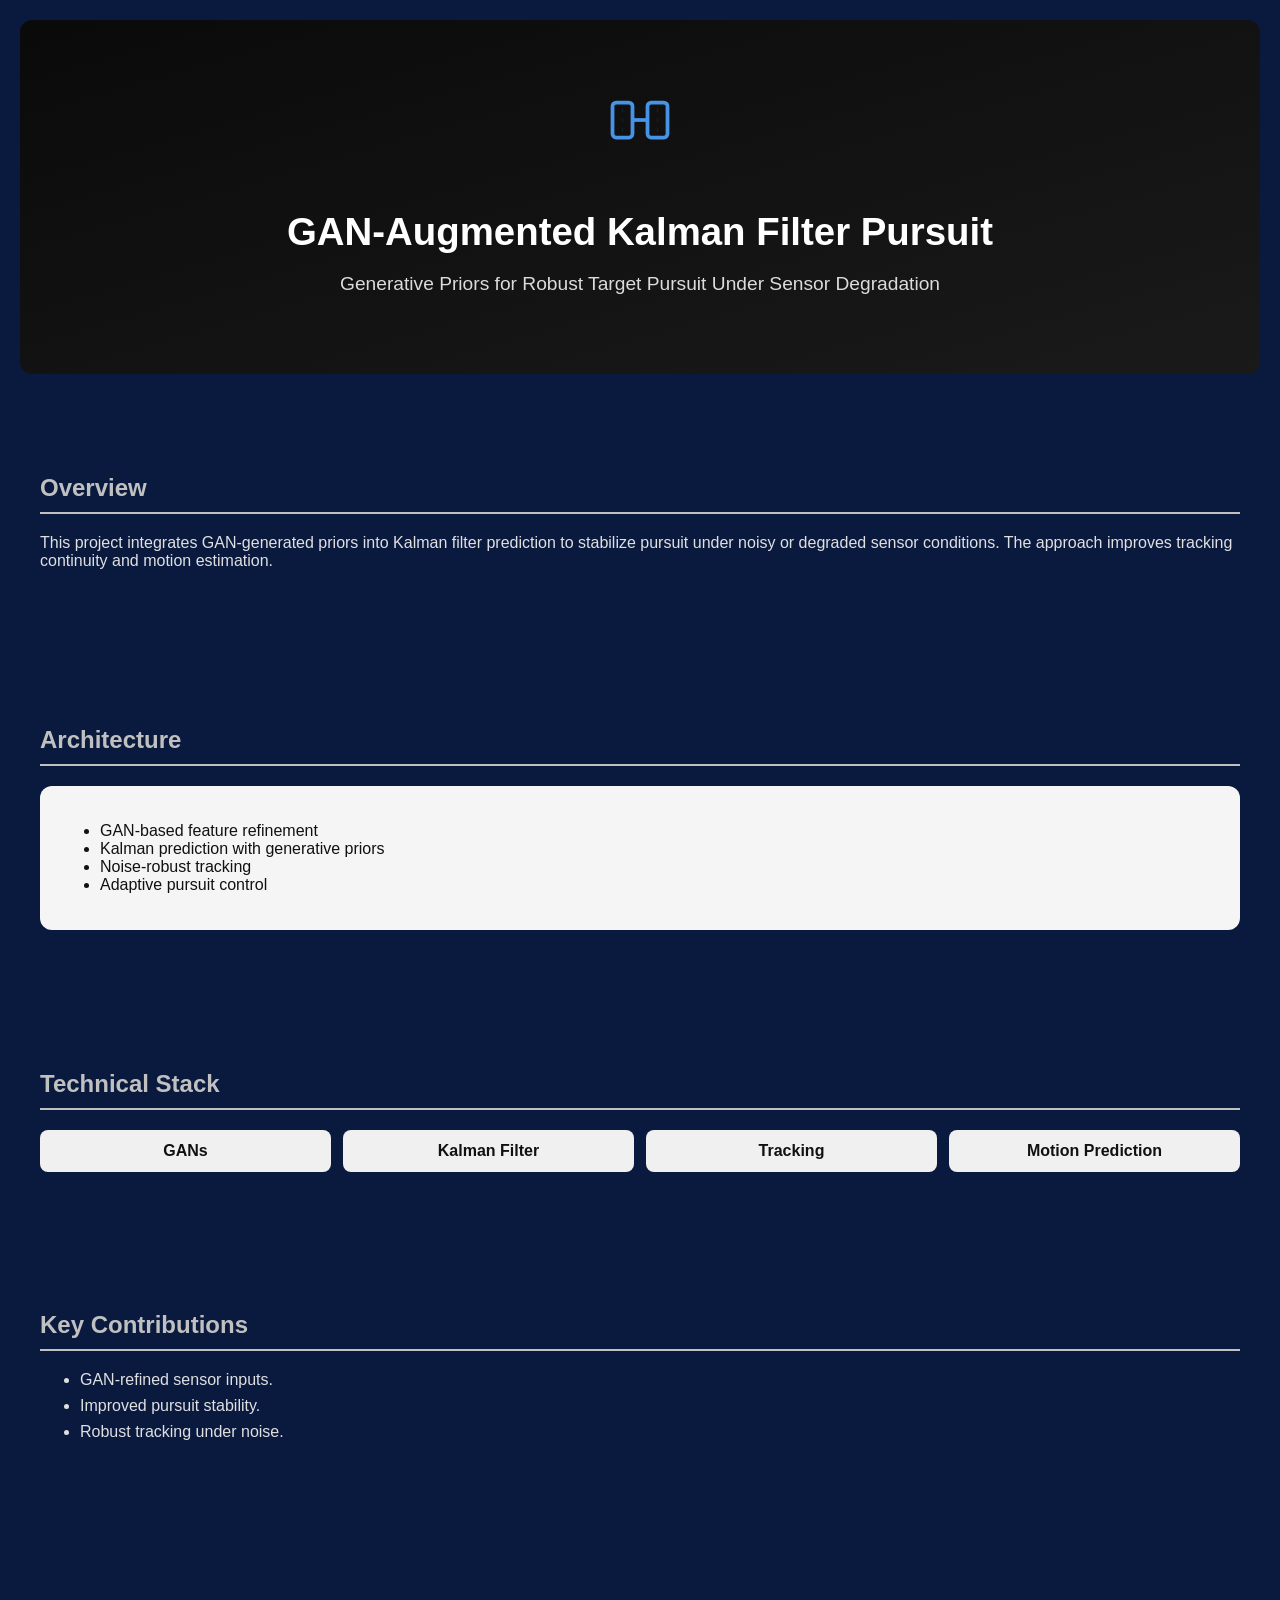
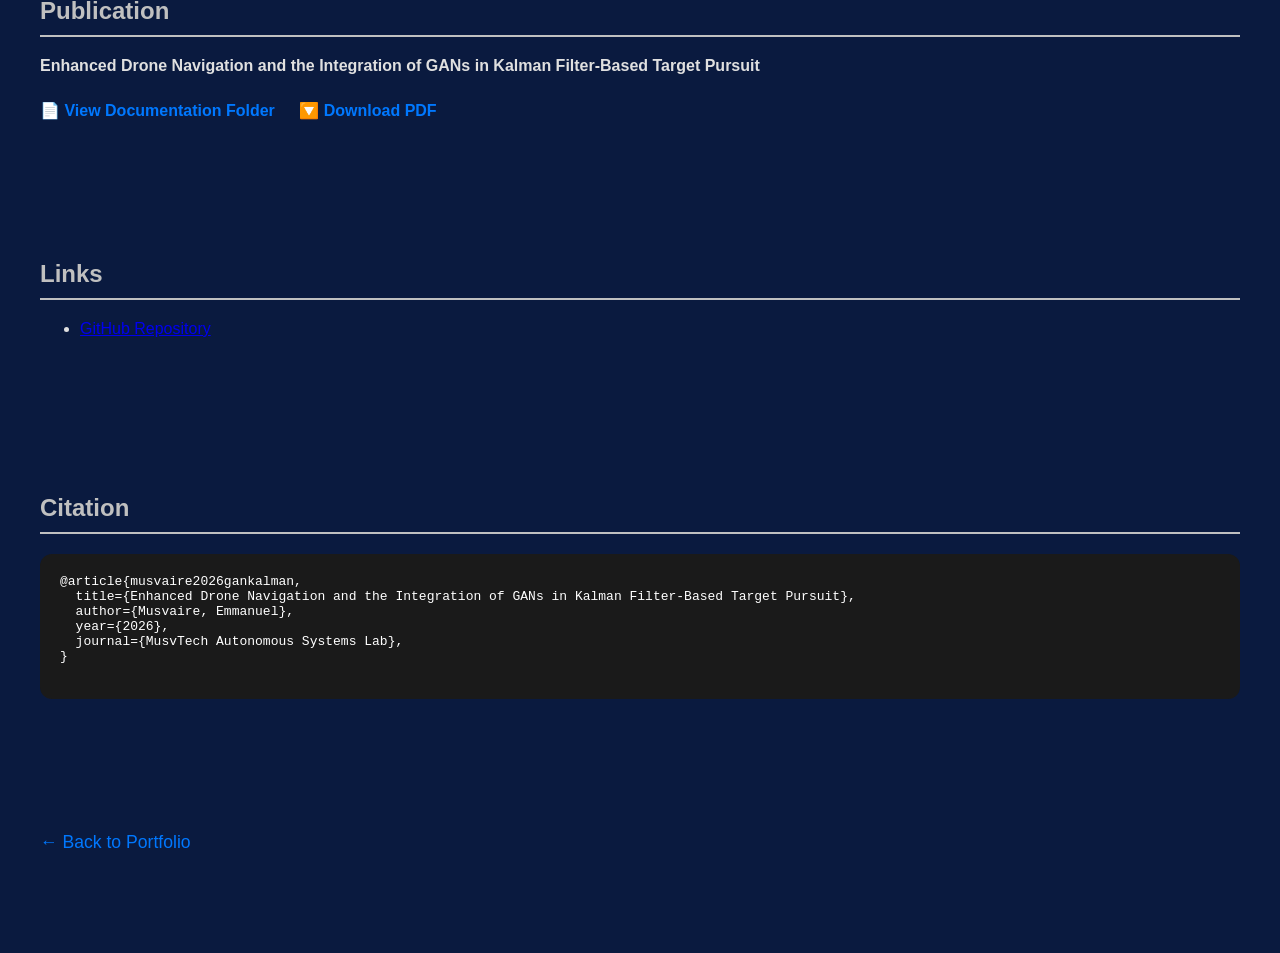
<file: portfolio/gan-kalman-pursuit.html>
<!DOCTYPE html>
<html lang="en">
<head>
  <meta charset="UTF-8" />
  <title>GAN‑Kalman Pursuit | MusvTech Autonomous Systems Lab</title>
  <meta name="viewport" content="width=device-width, initial-scale=1" />
  <link rel="stylesheet" href="../styles.css">
</head>

<body class="project-page">

  <header class="project-hero">
    <img src="../images/gan.svg" class="project-hero-icon" alt="GAN Icon">
    <h1>GAN‑Augmented Kalman Filter Pursuit</h1>
    <p>Generative Priors for Robust Target Pursuit Under Sensor Degradation</p>
  </header>

  <main class="project-content">

    <section>
      <h2>Overview</h2>
      <p>
        This project integrates GAN‑generated priors into Kalman filter prediction to stabilize 
        pursuit under noisy or degraded sensor conditions. The approach improves tracking continuity 
        and motion estimation.
      </p>
    </section>

    <section>
      <h2>Architecture</h2>
      <div class="architecture-box">
        <ul>
          <li>GAN‑based feature refinement</li>
          <li>Kalman prediction with generative priors</li>
          <li>Noise‑robust tracking</li>
          <li>Adaptive pursuit control</li>
        </ul>
      </div>
    </section>

    <section>
      <h2>Technical Stack</h2>
      <div class="tech-grid">
        <div class="tech-item">GANs</div>
        <div class="tech-item">Kalman Filter</div>
        <div class="tech-item">Tracking</div>
        <div class="tech-item">Motion Prediction</div>
      </div>
    </section>

    <section>
      <h2>Key Contributions</h2>
      <ul class="contrib-list">
        <li>GAN‑refined sensor inputs.</li>
        <li>Improved pursuit stability.</li>
        <li>Robust tracking under noise.</li>
      </ul>
    </section>

    <section>
      <h2>Publication</h2>
      <p><strong>Enhanced Drone Navigation and the Integration of GANs in Kalman Filter‑Based Target Pursuit</strong></p>
      <div class="pub-links">
        <a href="https://github.com/em100/emmusv/tree/master/AUROMUS%20AUTONOMY%20SUITE/" target="_blank">
          📄 View Documentation Folder
        </a>

        <a href="https://github.com/em100/emmusv/tree/master/AUROMUS%20AUTONOMY%20SUITE/Enhanced Drone Navigation and the Integration of GANs in Kalman Filter.pdf" target="_blank">
          🔽 Download PDF
        </a>
      </div>

    </section>

    <section>
      <h2>Links</h2>
      <ul>
        <li><a href="https://github.com/em100/emmusv/tree/master/AUROMUS%20AUTONOMY%20SUITE/" target="_blank">GitHub Repository</a></li>
      </ul>
    </section>

    <section>
      <h2>Citation</h2>
      <pre class="bibtex-block">
@article{musvaire2026gankalman,
  title={Enhanced Drone Navigation and the Integration of GANs in Kalman Filter-Based Target Pursuit},
  author={Musvaire, Emmanuel},
  year={2026},
  journal={MusvTech Autonomous Systems Lab},
}
      </pre>
    </section>

    <section class="back-link">
      <a href="../index.html">← Back to Portfolio</a>
    </section>

  </main>
</body>
</html>
</file>
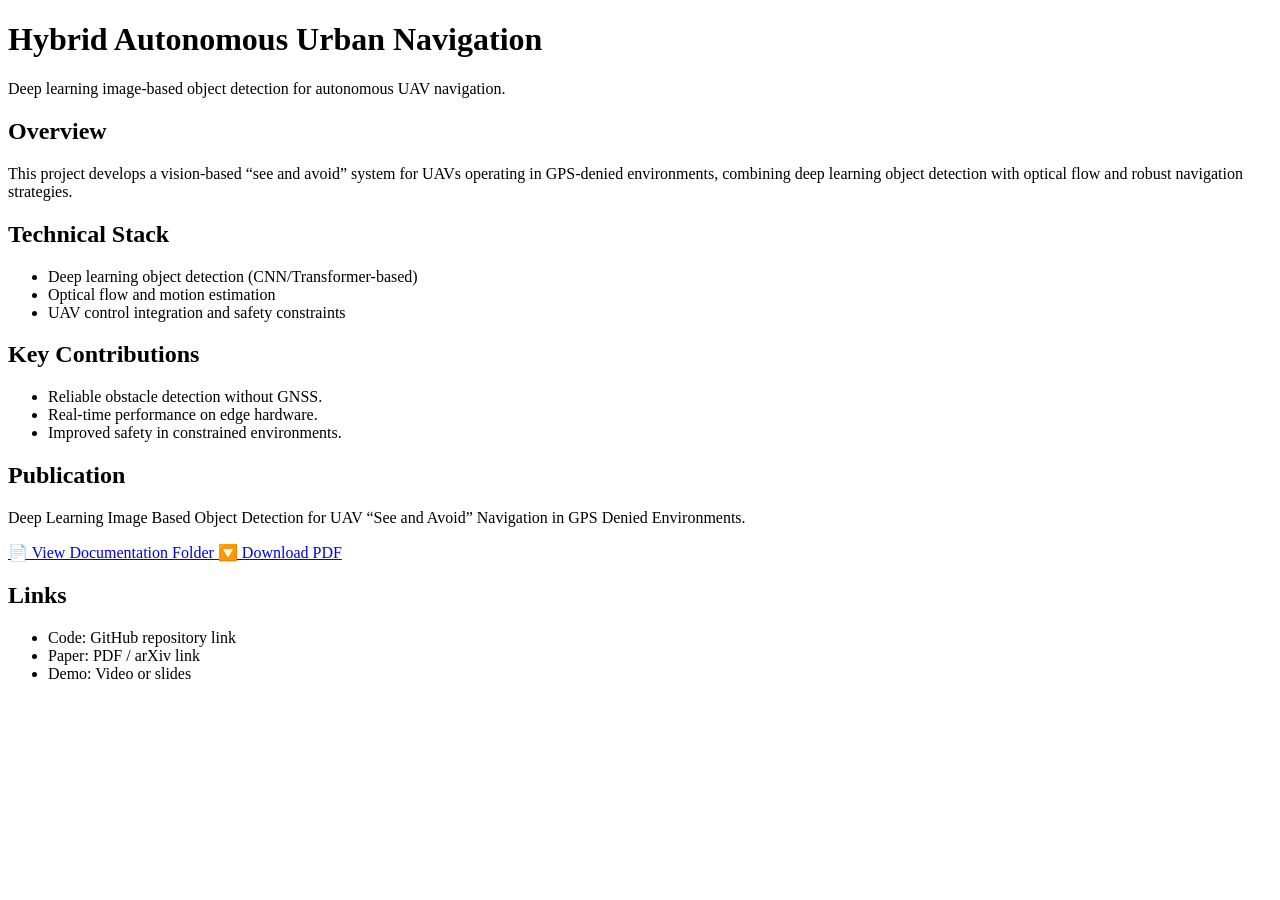
<file: portfolio/hybrid-urban-navigation.html>
<!DOCTYPE html>
<html lang="en">
<head>
  <meta charset="UTF-8" />
  <title>Project | Hybrid Autonomous Urban Navigation</title>
  <meta name="viewport" content="width=device-width, initial-scale=1" />
</head>
<body>
  <header>
    <h1>Hybrid Autonomous Urban Navigation </h1>
    <p>Deep learning image-based object detection for autonomous UAV navigation.</p>
  </header>

  <main>
    <section>
      <h2>Overview</h2>
      <p>This project develops a vision-based “see and avoid” system for UAVs operating in GPS-denied environments, combining deep learning object detection with optical flow and robust navigation strategies.</p>
    </section>

    <section>
      <h2>Technical Stack</h2>
      <ul>
        <li>Deep learning object detection (CNN/Transformer-based)</li>
        <li>Optical flow and motion estimation</li>
        <li>UAV control integration and safety constraints</li>
      </ul>
    </section>

    <section>
      <h2>Key Contributions</h2>
      <ul>
        <li>Reliable obstacle detection without GNSS.</li>
        <li>Real-time performance on edge hardware.</li>
        <li>Improved safety in constrained environments.</li>
      </ul>
    </section>

    <section>
      <h2>Publication</h2>
      <p>Deep Learning Image Based Object Detection for UAV “See and Avoid” Navigation in GPS Denied Environments.</p>
      <div class="pub-links">
        <a href="https://github.com/em100/emmusv/tree/master/AUROMUS%20AUTONOMY%20SUITE/" target="_blank">
          📄 View Documentation Folder
        </a>

        <a href="https://github.com/em100/emmusv/tree/master/AUROMUS%20AUTONOMY%20SUITE/" target="_blank">
          🔽 Download PDF
        </a>
      </div>

    </section>

    <section>
      <h2>Links</h2>
      <ul>
        <li>Code: GitHub repository link</li>
        <li>Paper: PDF / arXiv link</li>
        <li>Demo: Video or slides</li>
      </ul>
    </section>
  </main>
</body>
</html>
</file>
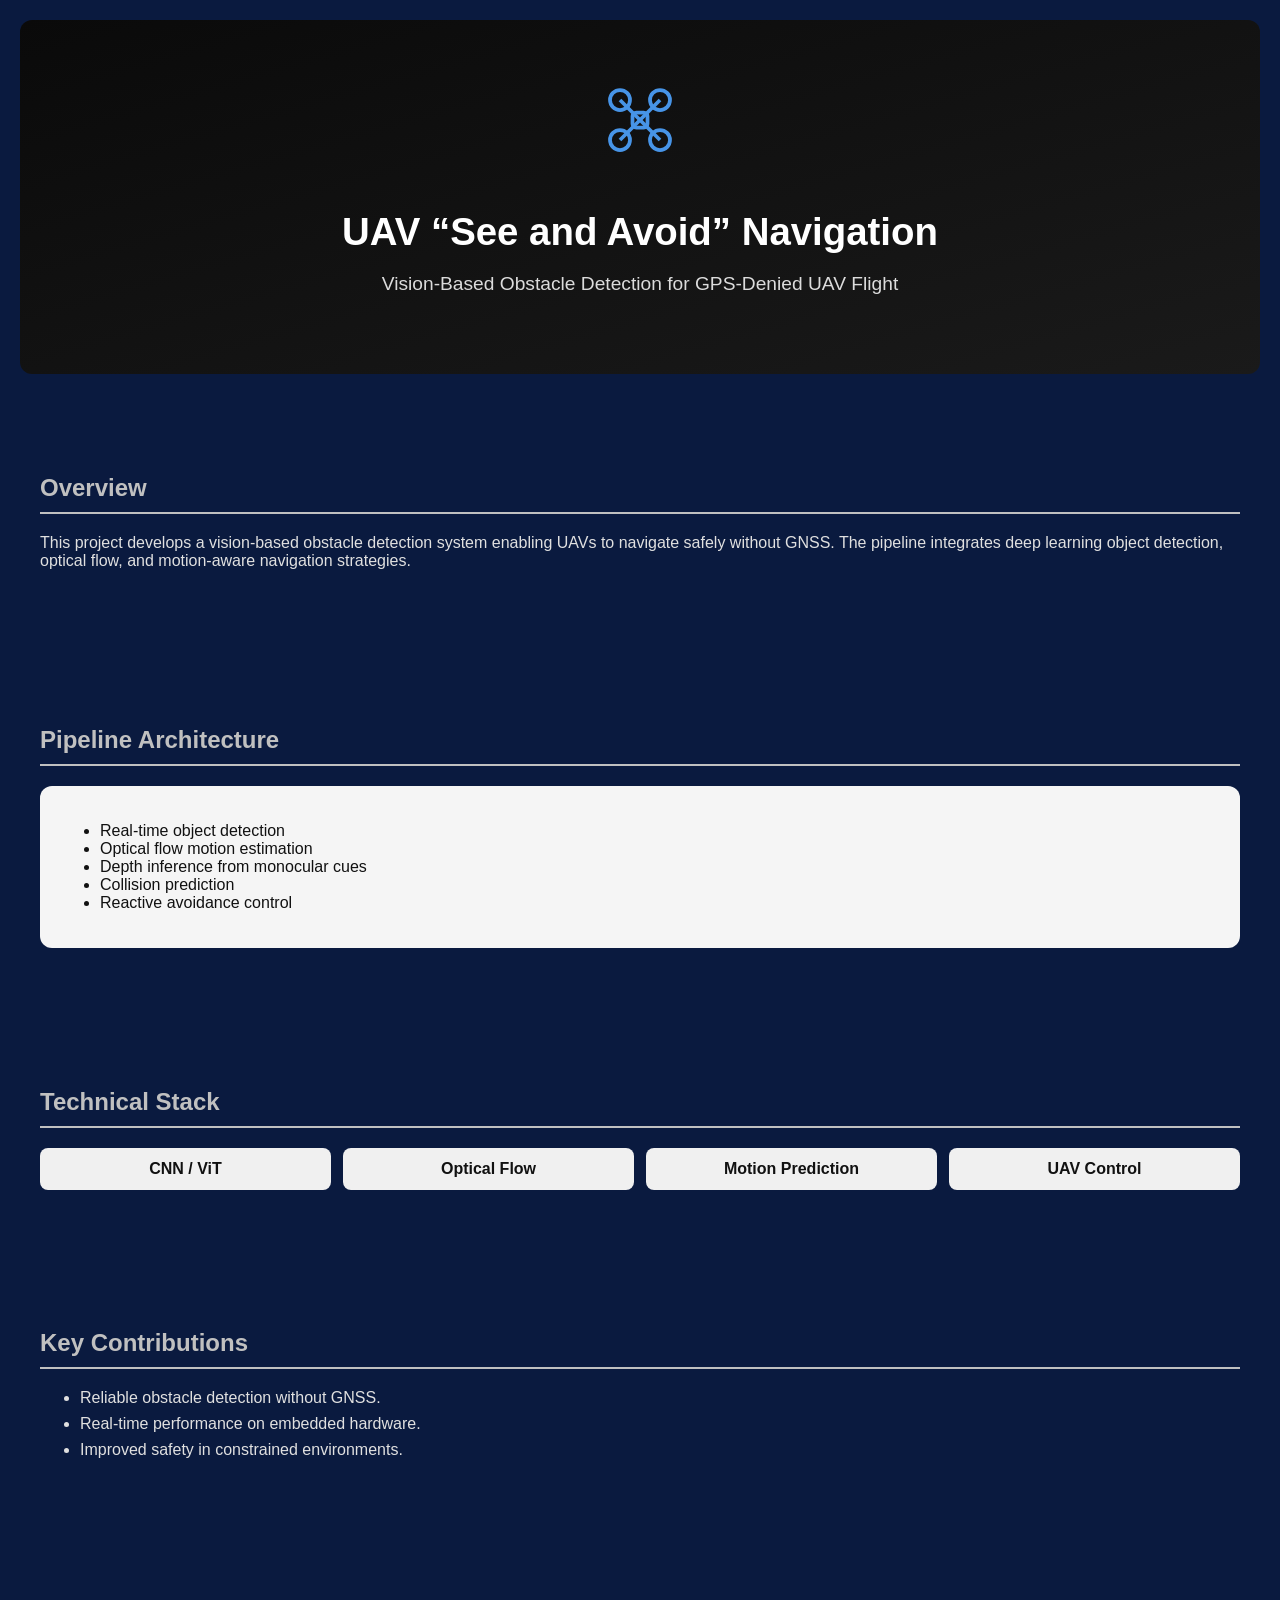
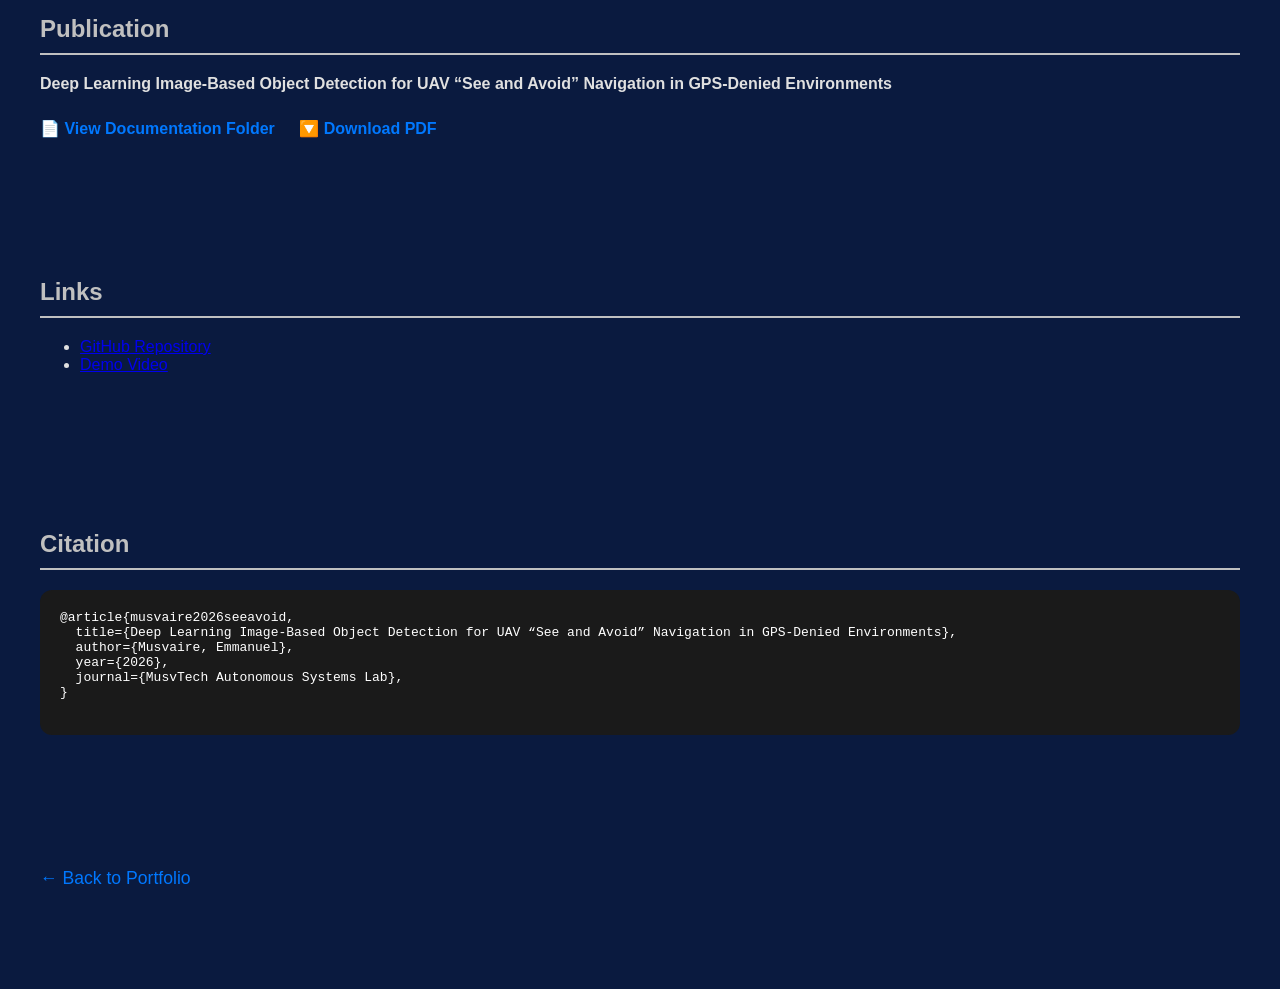
<file: portfolio/uav-see-and-avoid.html>
<!DOCTYPE html>
<html lang="en">
<head>
  <meta charset="UTF-8" />
  <title>UAV See‑and‑Avoid | MusvTech Autonomous Systems Lab</title>
  <meta name="viewport" content="width=device-width, initial-scale=1" />
  <link rel="stylesheet" href="../styles.css">
</head>

<body class="project-page">

  <header class="project-hero">
    <img src="../images/uav.svg" class="project-hero-icon" alt="UAV Icon">
    <h1>UAV “See and Avoid” Navigation</h1>
    <p>Vision‑Based Obstacle Detection for GPS‑Denied UAV Flight</p>
  </header>

  <main class="project-content">

    <section>
      <h2>Overview</h2>
      <p>
        This project develops a vision‑based obstacle detection system enabling UAVs to navigate safely 
        without GNSS. The pipeline integrates deep learning object detection, optical flow, and 
        motion‑aware navigation strategies.
      </p>
    </section>

    <section>
      <h2>Pipeline Architecture</h2>
      <div class="architecture-box">
        <ul>
          <li>Real‑time object detection</li>
          <li>Optical flow motion estimation</li>
          <li>Depth inference from monocular cues</li>
          <li>Collision prediction</li>
          <li>Reactive avoidance control</li>
        </ul>
      </div>
    </section>

    <section>
      <h2>Technical Stack</h2>
      <div class="tech-grid">
        <div class="tech-item">CNN / ViT</div>
        <div class="tech-item">Optical Flow</div>
        <div class="tech-item">Motion Prediction</div>
        <div class="tech-item">UAV Control</div>
      </div>
    </section>

    <section>
      <h2>Key Contributions</h2>
      <ul class="contrib-list">
        <li>Reliable obstacle detection without GNSS.</li>
        <li>Real‑time performance on embedded hardware.</li>
        <li>Improved safety in constrained environments.</li>
      </ul>
    </section>

    <section>
      <h2>Publication</h2>
      <p><strong>Deep Learning Image‑Based Object Detection for UAV “See and Avoid” Navigation in GPS‑Denied Environments</strong></p>
      <div class="pub-links">
        <a href="https://github.com/em100/emmusv/tree/master/AUROMUS%20AUTONOMY%20SUITE/" target="_blank">
          📄 View Documentation Folder
        </a>

        <a href="https://github.com/em100/emmusv/tree/master/AUROMUS%20AUTONOMY%20SUITE/Deep Learning Image Based Object Detection for UAV See and Avoid Navigation in GPS Denied Environments.pdf" target="_blank">
          🔽 Download PDF
        </a>
      </div>

    </section>

    <section>
      <h2>Links</h2>
      <ul>
        <li><a href="https://github.com/em100/emmusv/tree/master/AUROMUS%20AUTONOMY%20SUITE/" target="_blank">GitHub Repository</a></li>
        <li><a href="../media/uav-demo.mp4" target="_blank">Demo Video</a></li>
      </ul>
    </section>

    <section>
      <h2>Citation</h2>
      <pre class="bibtex-block">
@article{musvaire2026seeavoid,
  title={Deep Learning Image-Based Object Detection for UAV “See and Avoid” Navigation in GPS-Denied Environments},
  author={Musvaire, Emmanuel},
  year={2026},
  journal={MusvTech Autonomous Systems Lab},
}
      </pre>
    </section>

    <section class="back-link">
      <a href="../index.html">← Back to Portfolio</a>
    </section>

  </main>
</body>
</html>
</file>
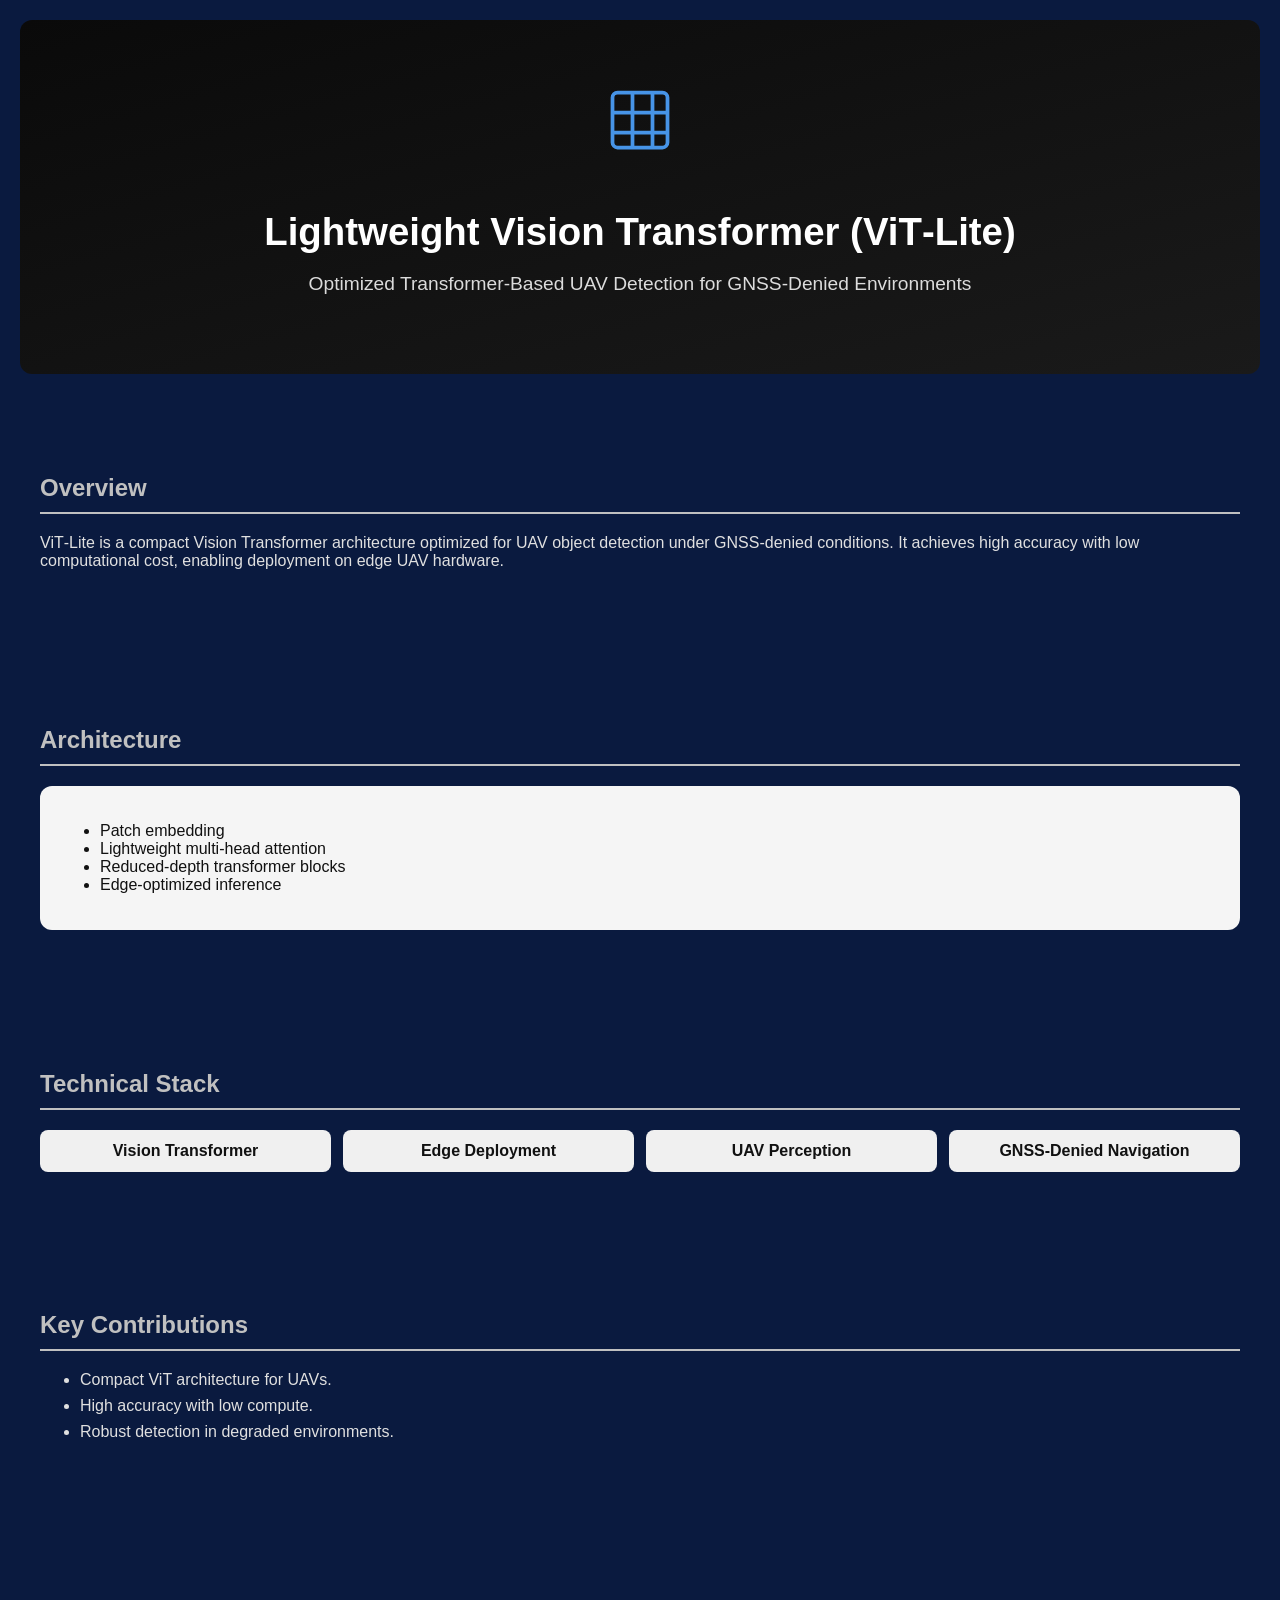
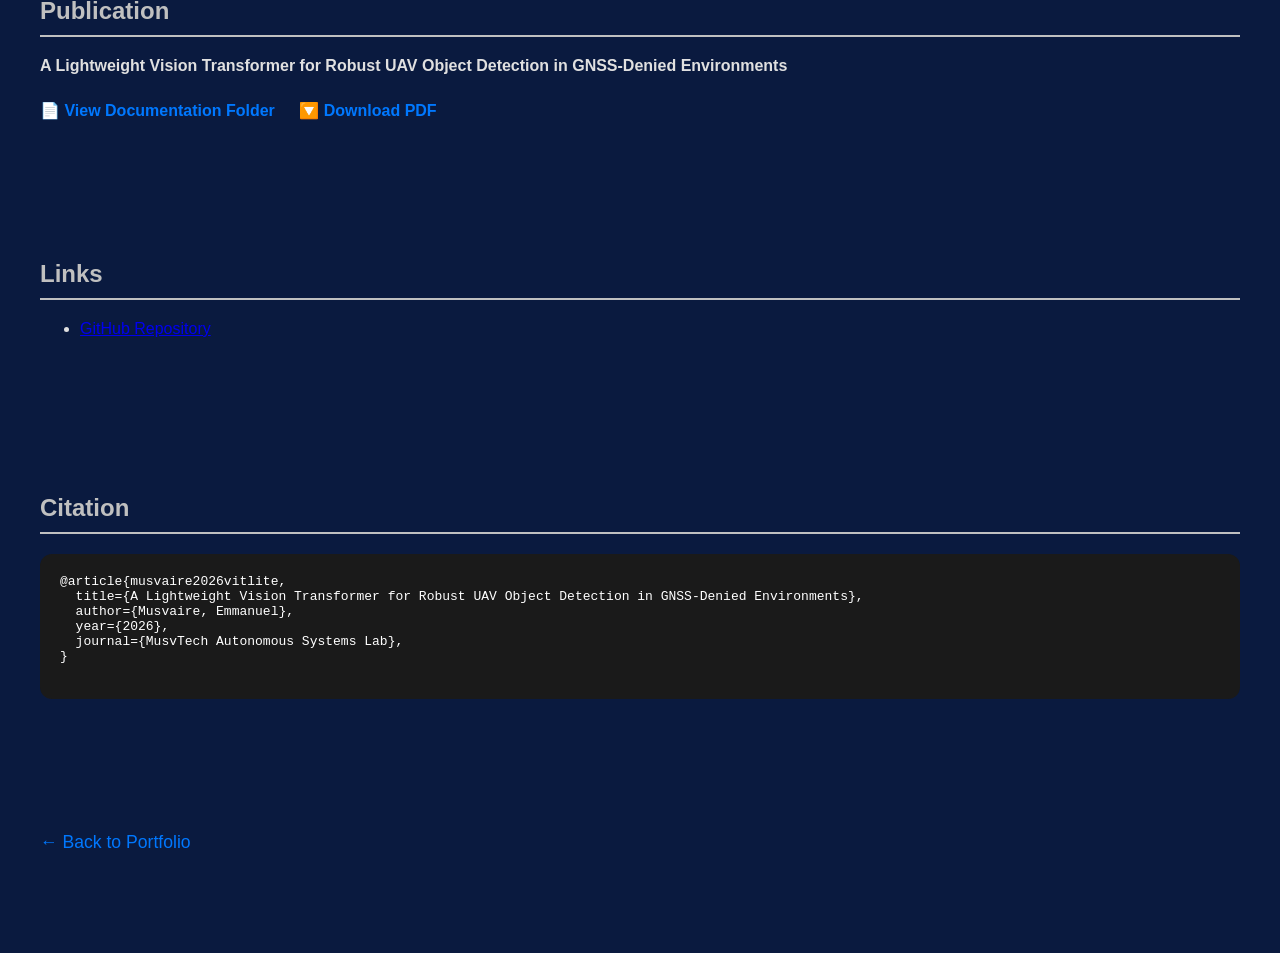
<file: portfolio/vit-lite-uav-detection.html>
<!DOCTYPE html>
<html lang="en">
<head>
  <meta charset="UTF-8" />
  <title>ViT‑Lite UAV Detection | MusvTech Autonomous Systems Lab</title>
  <meta name="viewport" content="width=device-width, initial-scale=1" />
  <link rel="stylesheet" href="../styles.css">
</head>

<body class="project-page">

  <header class="project-hero">
    <img src="../images/vit.svg" class="project-hero-icon" alt="ViT Icon">
    <h1>Lightweight Vision Transformer (ViT‑Lite)</h1>
    <p>Optimized Transformer‑Based UAV Detection for GNSS‑Denied Environments</p>
  </header>

  <main class="project-content">

    <section>
      <h2>Overview</h2>
      <p>
        ViT‑Lite is a compact Vision Transformer architecture optimized for UAV object detection 
        under GNSS‑denied conditions. It achieves high accuracy with low computational cost, 
        enabling deployment on edge UAV hardware.
      </p>
    </section>

    <section>
      <h2>Architecture</h2>
      <div class="architecture-box">
        <ul>
          <li>Patch embedding</li>
          <li>Lightweight multi‑head attention</li>
          <li>Reduced‑depth transformer blocks</li>
          <li>Edge‑optimized inference</li>
        </ul>
      </div>
    </section>

    <section>
      <h2>Technical Stack</h2>
      <div class="tech-grid">
        <div class="tech-item">Vision Transformer</div>
        <div class="tech-item">Edge Deployment</div>
        <div class="tech-item">UAV Perception</div>
        <div class="tech-item">GNSS‑Denied Navigation</div>
      </div>
    </section>

    <section>
      <h2>Key Contributions</h2>
      <ul class="contrib-list">
        <li>Compact ViT architecture for UAVs.</li>
        <li>High accuracy with low compute.</li>
        <li>Robust detection in degraded environments.</li>
      </ul>
    </section>

    <section>
      <h2>Publication</h2>
      <p><strong>A Lightweight Vision Transformer for Robust UAV Object Detection in GNSS‑Denied Environments</strong></p>
      <div class="pub-links">
        <a href="https://github.com/em100/emmusv/tree/master/AUROMUS%20AUTONOMY%20SUITE/" target="_blank">
          📄 View Documentation Folder
        </a>

        <a href="https://github.com/em100/emmusv/tree/master/AUROMUS%20AUTONOMY%20SUITE/A Lightweight Vision Transformer for Robust UAV Object Detection in GNSS Denied Environments.pdf
" target="_blank">
          🔽 Download PDF
        </a>
      </div>

    </section>

    <section>
      <h2>Links</h2>
      <ul>
        <li><a href="https://github.com/em100/emmusv/tree/master/AUROMUS%20AUTONOMY%20SUITE/" target="_blank">GitHub Repository</a></li>
      </ul>
    </section>

    <section>
      <h2>Citation</h2>
      <pre class="bibtex-block">
@article{musvaire2026vitlite,
  title={A Lightweight Vision Transformer for Robust UAV Object Detection in GNSS-Denied Environments},
  author={Musvaire, Emmanuel},
  year={2026},
  journal={MusvTech Autonomous Systems Lab},
}
      </pre>
    </section>

    <section class="back-link">
      <a href="../index.html">← Back to Portfolio</a>
    </section>

  </main>
</body>
</html>
</file>
<file: styles.css>
body {
    margin: 0;
    font-family: Arial, sans-serif;
    background: #0A1A3F;
    color: #E0E0E0;
}

.hero {
    text-align: center;
    padding: 60px 20px;
    background: #0F2A60;
    color: #FFFFFF;
}

section {
    padding: 40px 20px;
}

h2 {
    color: #C0C0C0;
    border-bottom: 2px solid #C0C0C0;
    padding-bottom: 10px;
}

.card {
    background: #132A52;
    padding: 20px;
    margin: 20px 0;
    border-radius: 8px;
}
/* Project Grid */
.project-grid {
  display: grid;
  grid-template-columns: repeat(auto-fit, minmax(280px, 1fr));
  gap: 20px;
}

/* Clickable Project Cards */
.project-card {
  display: block;
  background: #ffffff;
  padding: 20px;
  border-radius: 12px;
  text-decoration: none;
  color: #222;
  border: 1px solid #e0e0e0;
  transition: transform 0.25s ease, box-shadow 0.25s ease;
}

/* Hover Effect */
.project-card:hover {
  transform: translateY(-6px);
  box-shadow: 0 10px 25px rgba(0,0,0,0.12);
  border-color: #0078ff;
}

/* Icons */
.project-icon {
  width: 48px;
  height: 48px;
  margin-bottom: 12px;
  opacity: 0.9;
}

.project-card:hover .project-icon {
  opacity: 1;
}

/* Link Hover */
.project-card h3:hover {
  color: #0078ff;
}
/* Navigation Bar */
.navbar {
  display: flex;
  justify-content: space-between;
  align-items: center;
  background: #0a0a0a;
  padding: 15px 30px;
  color: #fff;
}

.nav-brand {
  font-size: 1.3rem;
  font-weight: bold;
}

.nav-links {
  list-style: none;
  display: flex;
  gap: 25px;
}

.nav-links a {
  color: #fff;
  text-decoration: none;
  font-weight: 500;
  transition: color 0.25s ease;
}

.nav-links a:hover {
  color: #4da3ff;
}

/* PROJECT PAGE */
.project-page {
  padding: 20px;
}

/* HERO */
.project-hero {
  text-align: center;
  padding: 60px 20px;
  background: linear-gradient(to bottom right, #0a0a0a, #1a1a1a);
  color: #fff;
  border-radius: 12px;
  margin-bottom: 40px;
}

.project-hero-icon {
  width: 80px;
  margin-bottom: 20px;
  opacity: 0.9;
}

.project-hero h1 {
  font-size: 2.4rem;
  margin-bottom: 10px;
}

.project-hero p {
  font-size: 1.2rem;
  opacity: 0.85;
}

/* CONTENT */
.project-content section {
  margin-bottom: 40px;
}

/* ARCHITECTURE BOX */
.architecture-box {
  background: #f5f5f5;
  padding: 20px;
  border-radius: 12px;
}

/* TECH GRID */
.tech-grid {
  display: grid;
  grid-template-columns: repeat(auto-fit, minmax(160px, 1fr));
  gap: 12px;
}

.tech-item {
  background: #e8e8e8;
  padding: 12px;
  border-radius: 8px;
  text-align: center;
  font-weight: 600;
}

/* CONTRIBUTIONS */
.contrib-list li {
  margin-bottom: 8px;
}

/* PUBLICATION LINKS */
.pub-links a {
  display: inline-block;
  margin-right: 20px;
  margin-top: 10px;
  text-decoration: none;
  color: #0078ff;
  font-weight: 600;
}

.pub-links a:hover {
  color: #4da3ff;
}

/* DEMO */
.demo-video {
  width: 100%;
  border-radius: 12px;
}

/* BIBTEX */
.bibtex-block {
  background: #1a1a1a;
  color: #fff;
  padding: 20px;
  border-radius: 12px;
  overflow-x: auto;
}

/* BACK LINK */
.back-link a {
  text-decoration: none;
  font-size: 1.1rem;
  color: #0078ff;
}

.back-link a:hover {
  color: #4da3ff;
}
/* Fix faint text in architecture + tech boxes */
.architecture-box,
.tech-grid,
.tech-item {
  color: #111 !important;     /* strong dark text */
}

.architecture-box ul li {
  color: #111 !important;
}

.tech-item {
  background: #f0f0f0;        /* lighter background for contrast */
  color: #111 !important;
}
.dark-mode .architecture-box,
.dark-mode .tech-grid,
.dark-mode .tech-item {
  background: #2a2a2a !important;
  color: #fff !important;
}
</file>
<file: My Website/styles.css>
body {
    margin: 0;
    font-family: Arial, sans-serif;
    background: #0A1A3F;
    color: #E0E0E0;
}

.hero {
    text-align: center;
    padding: 60px 20px;
    background: #0F2A60;
    color: #FFFFFF;
}

section {
    padding: 40px 20px;
}

h2 {
    color: #C0C0C0;
    border-bottom: 2px solid #C0C0C0;
    padding-bottom: 10px;
}

.card {
    background: #132A52;
    padding: 20px;
    margin: 20px 0;
    border-radius: 8px;
}
</file>
